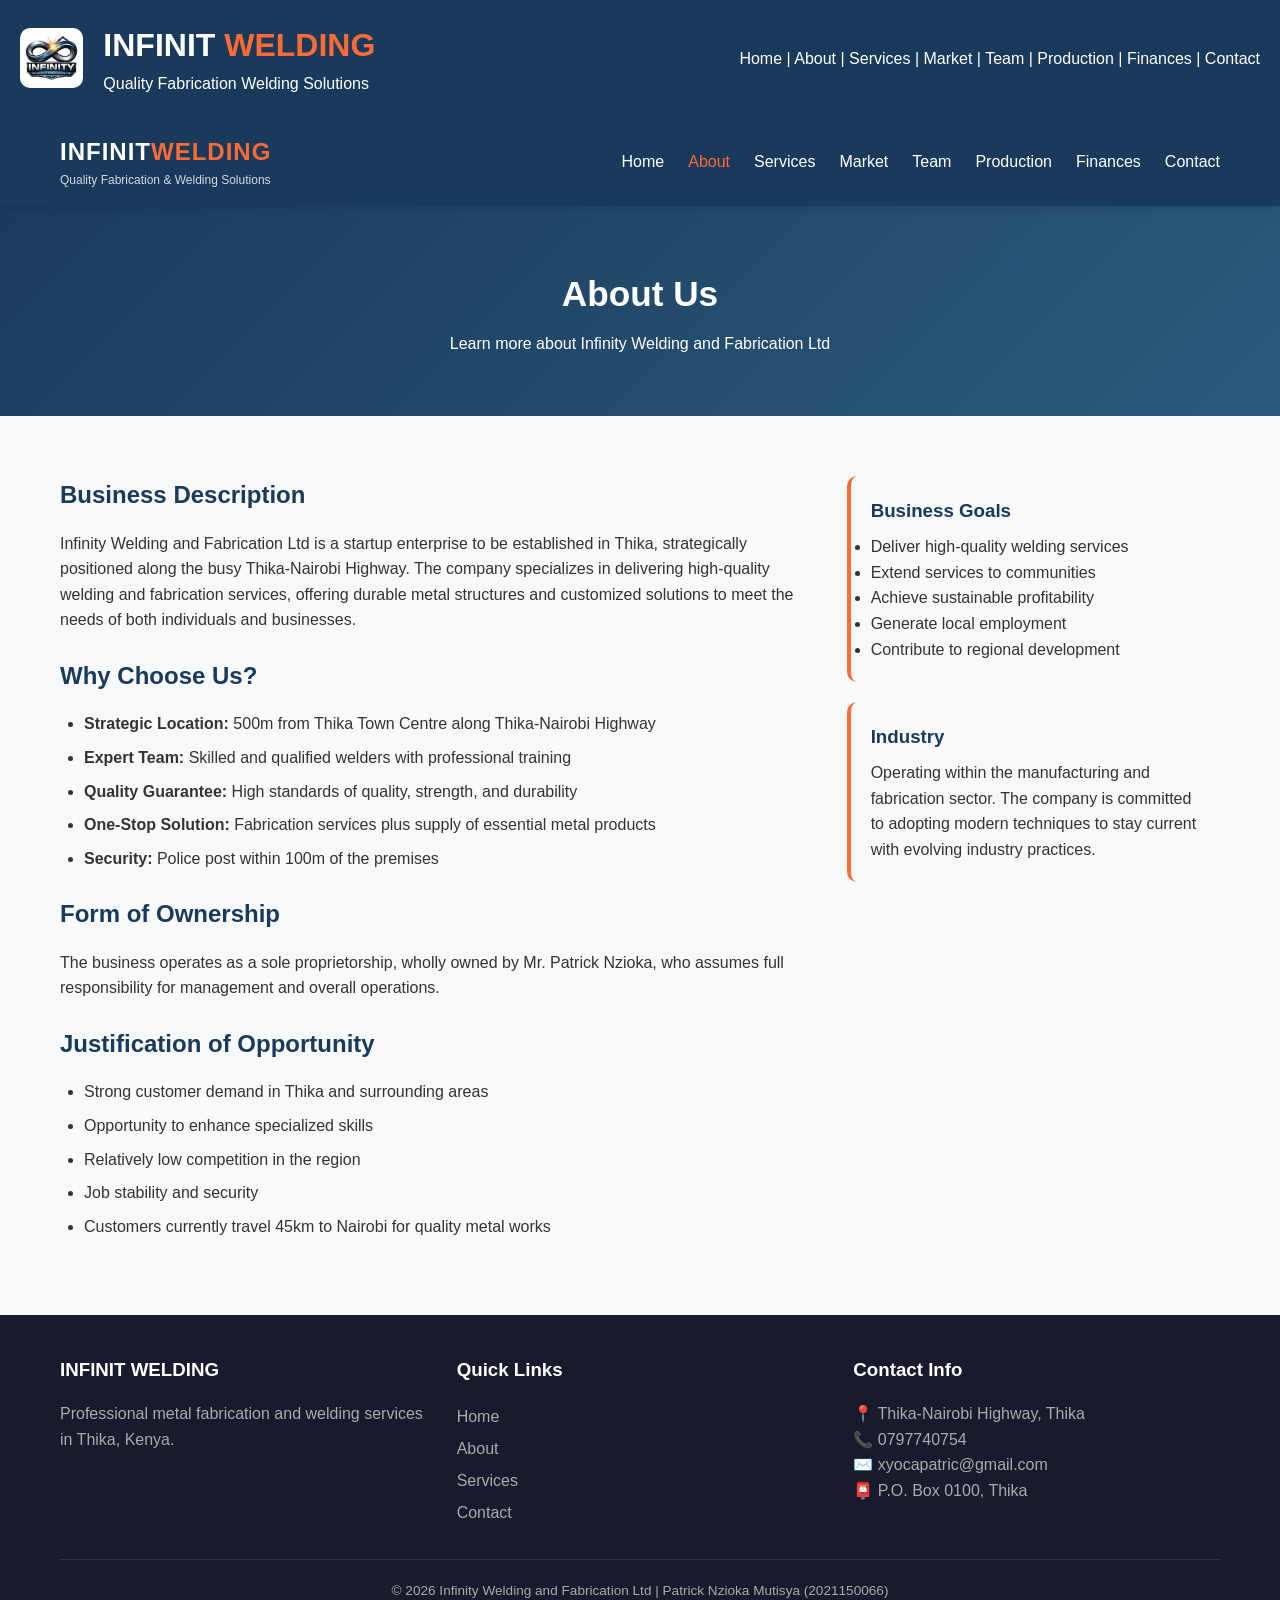
<file: about.html>
<!DOCTYPE html>
<html lang="en">
<head>
    <meta charset="UTF-8">
    <meta name="viewport" content="width=device-width, initial-scale=1.0">
    <title>About Us - Infinit Welding</title>
    <link rel="stylesheet" href="style.css">
</head>
<body>
<div style="background:#1a3a5c; color:white; padding:20px; display:flex; align-items:center; gap:20px; flex-wrap:wrap;">
    <img src="kk.jpg" alt="Logo" style="height:60px; border-radius:10px;">
    <div><h1 style="margin:0;">INFINIT <span style="color:#ff6b35;">WELDING</span></h1><p style="margin:0;">Quality Fabrication <body> Welding Solutions</p></div>
    <div style="margin-left:auto;"><a href="index.html" style="color:white; text-decoration:none;">Home</a> | <a href="about.html" style="color:white; text-decoration:none;">About</a> | <a href="services.html" style="color:white; text-decoration:none;">Services</a> | <a href="market.html" style="color:white; text-decoration:none;">Market</a> | <a href="team.html" style="color:white; text-decoration:none;">Team</a> | <a href="production.html" style="color:white; text-decoration:none;">Production</a> | <a href="financial.html" style="color:white; text-decoration:none;">Finances</a> | <a href="contact.html" style="color:white; text-decoration:none;">Contact</a></div>
</div>
    <header>
        <div class="container">
            <div class="logo">
                <h1>INFINIT<span>WELDING</span></h1>
                <p>Quality Fabrication & Welding Solutions</p>
            </div>
            <div class="mobile-menu-btn" onclick="toggleMenu()">☰</div>
            <nav id="main-nav">
                <ul>
                    <li><a href="index.html">Home</a></li>
                    <li><a href="about.html">About</a></li>
                    <li><a href="services.html">Services</a></li>
                    <li><a href="market.html">Market</a></li>
                    <li><a href="team.html">Team</a></li>
                    <li><a href="production.html">Production</a></li>
                    <li><a href="financial.html">Finances</a></li>
                    <li><a href="contact.html">Contact</a></li>
                </ul>
            </nav>
        </div>
    </header>

    <section class="page-header">
        <div class="container">
            <h1>About Us</h1>
            <p>Learn more about Infinity Welding and Fabrication Ltd</p>
        </div>
    </section>

    <section class="about-content">
        <div class="container">
            <div class="about-grid">
                <div class="about-text">
                    <h2>Business Description</h2>
                    <p>Infinity Welding and Fabrication Ltd is a startup enterprise to be established in Thika, strategically positioned along the busy Thika-Nairobi Highway. The company specializes in delivering high-quality welding and fabrication services, offering durable metal structures and customized solutions to meet the needs of both individuals and businesses.</p>
                    
                    <h2>Why Choose Us?</h2>
                    <ul>
                        <li><strong>Strategic Location:</strong> 500m from Thika Town Centre along Thika-Nairobi Highway</li>
                        <li><strong>Expert Team:</strong> Skilled and qualified welders with professional training</li>
                        <li><strong>Quality Guarantee:</strong> High standards of quality, strength, and durability</li>
                        <li><strong>One-Stop Solution:</strong> Fabrication services plus supply of essential metal products</li>
                        <li><strong>Security:</strong> Police post within 100m of the premises</li>
                    </ul>

                    <h2>Form of Ownership</h2>
                    <p>The business operates as a sole proprietorship, wholly owned by Mr. Patrick Nzioka, who assumes full responsibility for management and overall operations.</p>

                    <h2>Justification of Opportunity</h2>
                    <ul>
                        <li>Strong customer demand in Thika and surrounding areas</li>
                        <li>Opportunity to enhance specialized skills</li>
                        <li>Relatively low competition in the region</li>
                        <li>Job stability and security</li>
                        <li>Customers currently travel 45km to Nairobi for quality metal works</li>
                    </ul>
                </div>
                <div class="about-sidebar">
                    <div class="info-card">
                        <h3>Business Goals</h3>
                        <ul>
                            <li>Deliver high-quality welding services</li>
                            <li>Extend services to communities</li>
                            <li>Achieve sustainable profitability</li>
                            <li>Generate local employment</li>
                            <li>Contribute to regional development</li>
                        </ul>
                    </div>
                    <div class="info-card">
                        <h3>Industry</h3>
                        <p>Operating within the manufacturing and fabrication sector. The company is committed to adopting modern techniques to stay current with evolving industry practices.</p>
                    </div>
                </div>
            </div>
        </div>
    </section>

    <footer>
        <div class="container">
            <div class="footer-grid">
                <div class="footer-about">
                    <h3>INFINIT WELDING</h3>
                    <p>Professional metal fabrication and welding services in Thika, Kenya.</p>
                </div>
                <div class="footer-links">
                    <h3>Quick Links</h3>
                    <ul>
                        <li><a href="index.html">Home</a></li>
                        <li><a href="about.html">About</a></li>
                        <li><a href="services.html">Services</a></li>
                        <li><a href="contact.html">Contact</a></li>
                    </ul>
                </div>
                <div class="footer-contact">
                    <h3>Contact Info</h3>
                    <p>📍 Thika-Nairobi Highway, Thika</p>
                    <p>📞 0797740754</p>
                    <p>✉️ xyocapatric@gmail.com</p>
                    <p>📮 P.O. Box 0100, Thika</p>
                </div>
            </div>
            <div class="footer-bottom">
                <p>&copy; 2026 Infinity Welding and Fabrication Ltd | Patrick Nzioka Mutisya (2021150066)</p>
            </div>
        </div>
    </footer>

    <script src="script.js"></script>
</body>
</html>
</file>
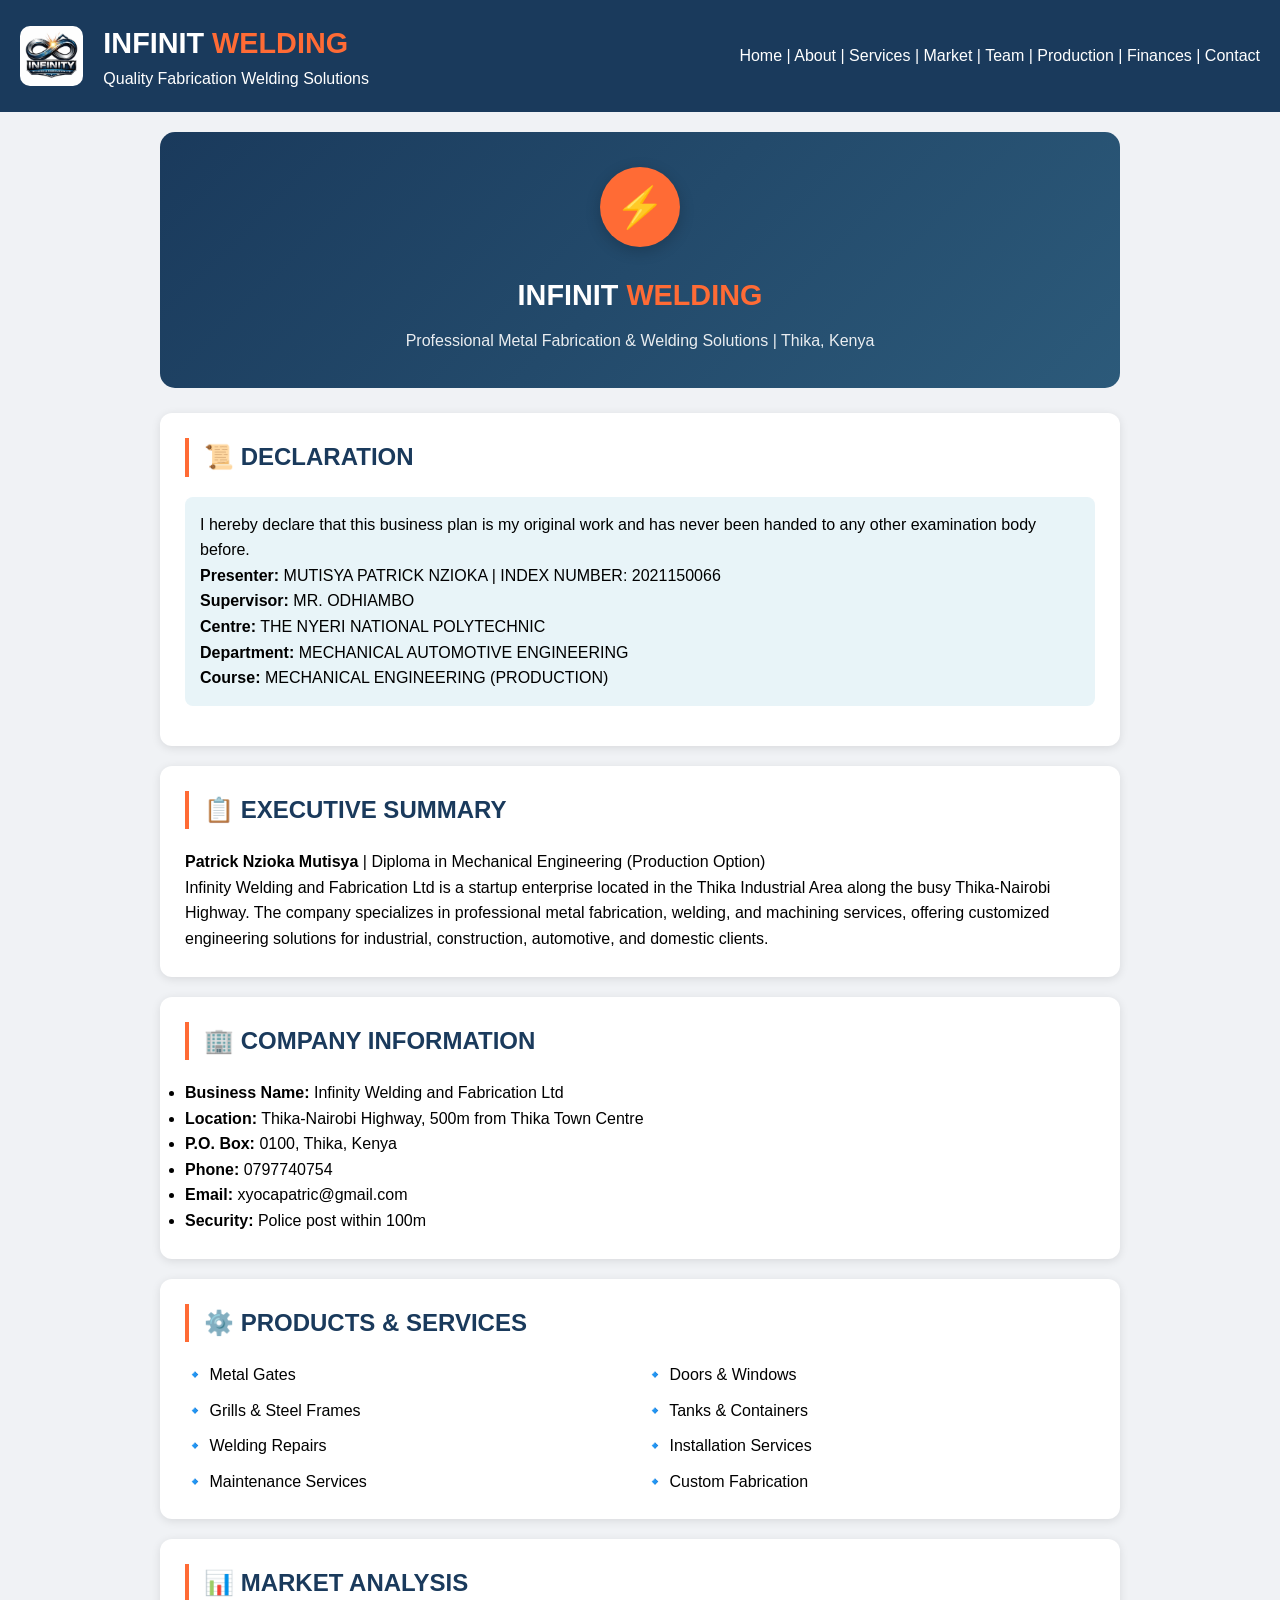
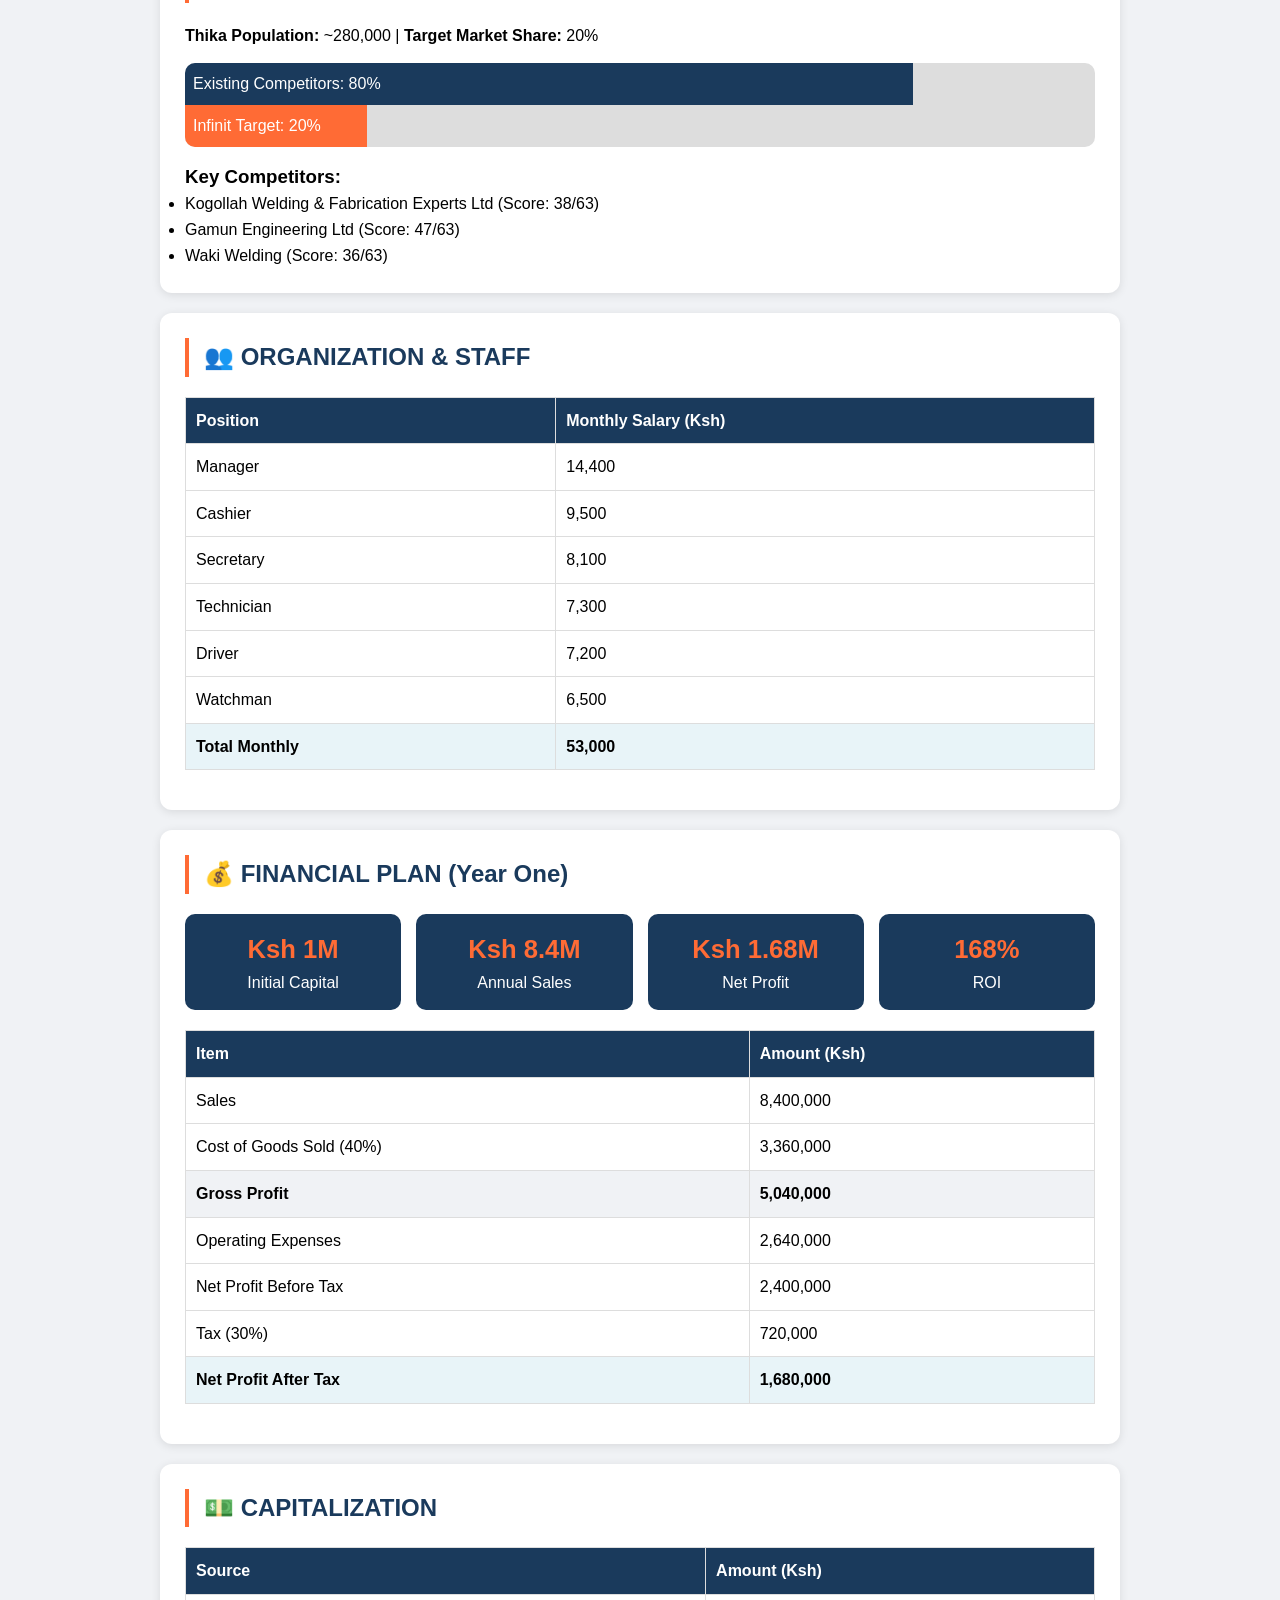
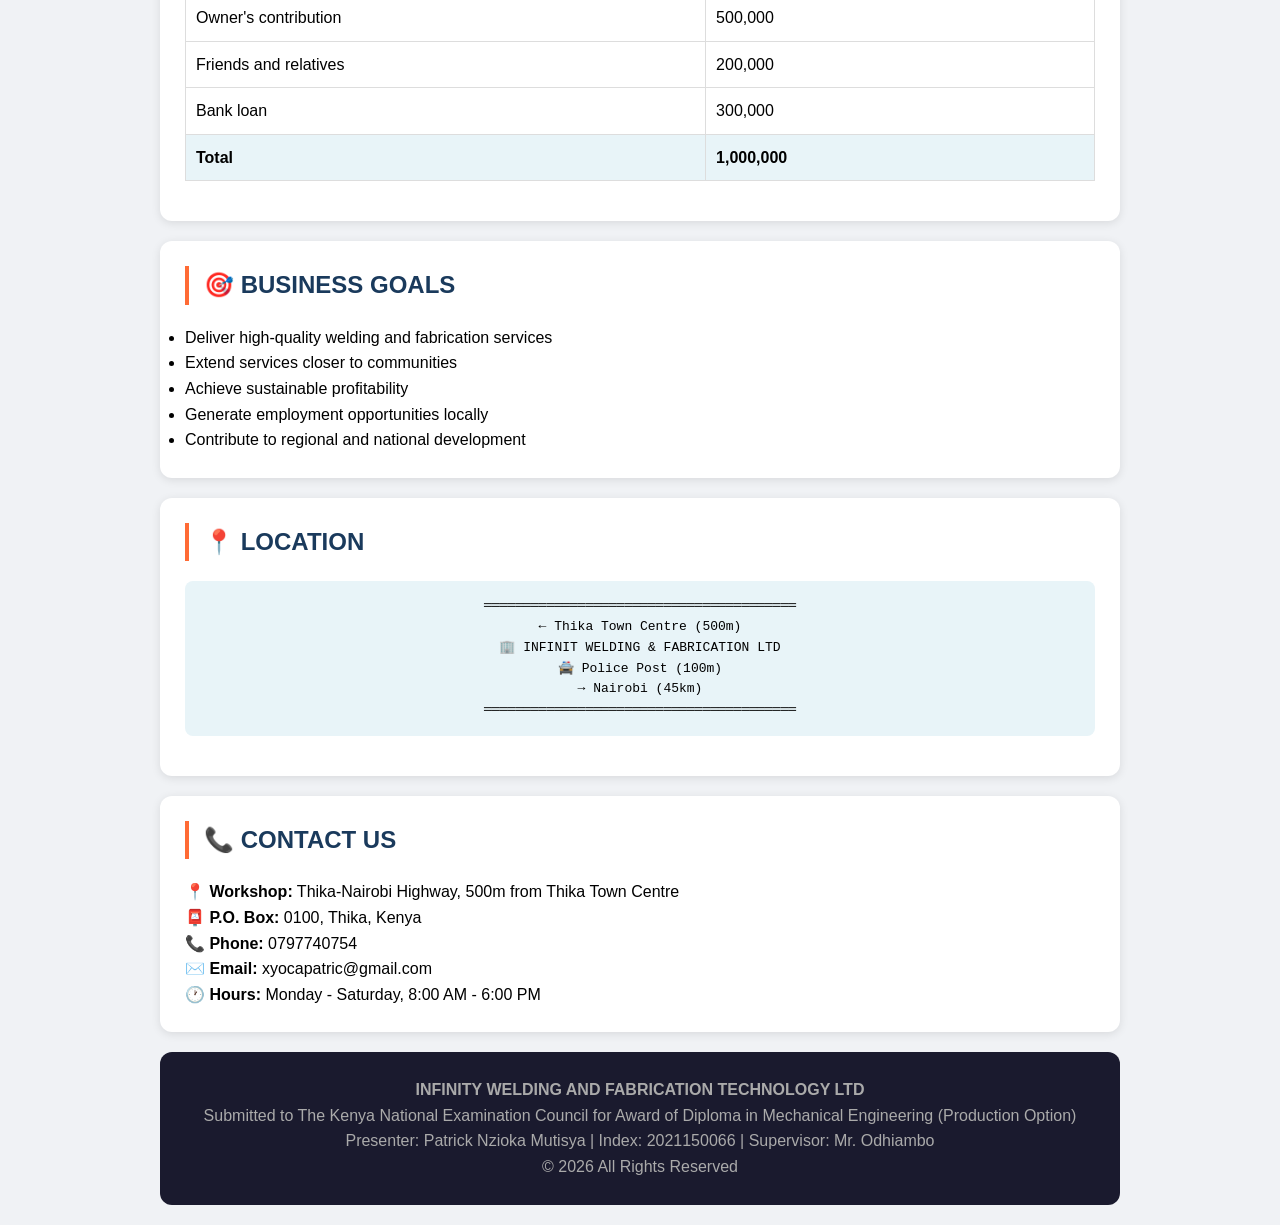
<file: complete_business_plan.html>
<!DOCTYPE html>
<html lang="en">
<head>
    <meta charset="UTF-8">
    <meta name="viewport" content="width=device-width, initial-scale=1.0">
    <title>Infinit Welding - Complete Business Plan</title>
    <style>
        * { margin: 0; padding: 0; box-sizing: border-box; }
        body { font-family: 'Segoe UI', Arial, sans-serif; line-height: 1.6; background: #f0f2f5; }
        .container { max-width: 1000px; margin: 0 auto; padding: 20px; }
        
        /* Header with CSS logo (no image needed) */
        .header {
            background: linear-gradient(135deg, #1a3a5c, #2c5a7a);
            color: white;
            padding: 35px;
            border-radius: 15px;
            text-align: center;
            margin-bottom: 25px;
        }
        .css-logo {
            width: 80px;
            height: 80px;
            background: #ff6b35;
            border-radius: 50%;
            display: inline-flex;
            align-items: center;
            justify-content: center;
            margin-bottom: 15px;
            box-shadow: 0 4px 15px rgba(0,0,0,0.2);
        }
        .css-logo span {
            font-size: 40px;
        }
        h1 { font-size: 1.8rem; margin: 10px 0; }
        h1 span { color: #ff6b35; }
        .tagline { opacity: 0.9; }
        
        /* Cards */
        .card {
            background: white;
            border-radius: 12px;
            padding: 25px;
            margin-bottom: 20px;
            box-shadow: 0 2px 10px rgba(0,0,0,0.1);
        }
        .card h2 {
            color: #1a3a5c;
            border-left: 4px solid #ff6b35;
            padding-left: 15px;
            margin-bottom: 20px;
        }
        
        /* Tables */
        table {
            width: 100%;
            border-collapse: collapse;
            margin: 15px 0;
        }
        th, td {
            border: 1px solid #ddd;
            padding: 10px;
            text-align: left;
        }
        th {
            background: #1a3a5c;
            color: white;
        }
        .highlight {
            background: #e8f4f8;
            padding: 15px;
            border-radius: 8px;
            margin: 15px 0;
        }
        
        /* Stats grid */
        .stats-grid {
            display: grid;
            grid-template-columns: repeat(auto-fit, minmax(160px, 1fr));
            gap: 15px;
            margin: 20px 0;
        }
        .stat {
            background: #1a3a5c;
            color: white;
            padding: 15px;
            text-align: center;
            border-radius: 10px;
        }
        .stat-number {
            font-size: 1.6rem;
            font-weight: bold;
            color: #ff6b35;
        }
        
        /* Footer */
        footer {
            background: #1a1a2e;
            color: #aaa;
            padding: 25px;
            text-align: center;
            border-radius: 12px;
            margin-top: 20px;
        }
        
        @media (max-width: 600px) {
            .container { padding: 10px; }
            h1 { font-size: 1.3rem; }
        }
    </style>
</head>
<body>
<div style="background:#1a3a5c; color:white; padding:20px; display:flex; align-items:center; gap:20px; flex-wrap:wrap;">
    <img src="kk.jpg" alt="Logo" style="height:60px; border-radius:10px;">
    <div><h1 style="margin:0;">INFINIT <span style="color:#ff6b35;">WELDING</span></h1><p style="margin:0;">Quality Fabrication <body> Welding Solutions</p></div>
    <div style="margin-left:auto;"><a href="index.html" style="color:white; text-decoration:none;">Home</a> | <a href="about.html" style="color:white; text-decoration:none;">About</a> | <a href="services.html" style="color:white; text-decoration:none;">Services</a> | <a href="market.html" style="color:white; text-decoration:none;">Market</a> | <a href="team.html" style="color:white; text-decoration:none;">Team</a> | <a href="production.html" style="color:white; text-decoration:none;">Production</a> | <a href="financial.html" style="color:white; text-decoration:none;">Finances</a> | <a href="contact.html" style="color:white; text-decoration:none;">Contact</a></div>
</div>
    <div class="container">
        <!-- Header with CSS Logo -->
        <div class="header">
            <div class="css-logo">
                <span>⚡</span>
            </div>
            <h1>INFINIT <span>WELDING</span></h1>
            <p class="tagline">Professional Metal Fabrication & Welding Solutions | Thika, Kenya</p>
        </div>

        <!-- Declaration -->
        <div class="card">
            <h2>📜 DECLARATION</h2>
            <div class="highlight">
                <p>I hereby declare that this business plan is my original work and has never been handed to any other examination body before.</p>
                <p><strong>Presenter:</strong> MUTISYA PATRICK NZIOKA | INDEX NUMBER: 2021150066</p>
                <p><strong>Supervisor:</strong> MR. ODHIAMBO</p>
                <p><strong>Centre:</strong> THE NYERI NATIONAL POLYTECHNIC</p>
                <p><strong>Department:</strong> MECHANICAL AUTOMOTIVE ENGINEERING</p>
                <p><strong>Course:</strong> MECHANICAL ENGINEERING (PRODUCTION)</p>
            </div>
        </div>

        <!-- Executive Summary -->
        <div class="card">
            <h2>📋 EXECUTIVE SUMMARY</h2>
            <p><strong>Patrick Nzioka Mutisya</strong> | Diploma in Mechanical Engineering (Production Option)</p>
            <p>Infinity Welding and Fabrication Ltd is a startup enterprise located in the Thika Industrial Area along the busy Thika-Nairobi Highway. The company specializes in professional metal fabrication, welding, and machining services, offering customized engineering solutions for industrial, construction, automotive, and domestic clients.</p>
        </div>

        <!-- Company Info -->
        <div class="card">
            <h2>🏢 COMPANY INFORMATION</h2>
            <ul>
                <li><strong>Business Name:</strong> Infinity Welding and Fabrication Ltd</li>
                <li><strong>Location:</strong> Thika-Nairobi Highway, 500m from Thika Town Centre</li>
                <li><strong>P.O. Box:</strong> 0100, Thika, Kenya</li>
                <li><strong>Phone:</strong> 0797740754</li>
                <li><strong>Email:</strong> xyocapatric@gmail.com</li>
                <li><strong>Security:</strong> Police post within 100m</li>
            </ul>
        </div>

        <!-- Products & Services -->
        <div class="card">
            <h2>⚙️ PRODUCTS & SERVICES</h2>
            <div style="display: grid; grid-template-columns: repeat(2,1fr); gap: 10px;">
                <div>🔹 Metal Gates</div>
                <div>🔹 Doors & Windows</div>
                <div>🔹 Grills & Steel Frames</div>
                <div>🔹 Tanks & Containers</div>
                <div>🔹 Welding Repairs</div>
                <div>🔹 Installation Services</div>
                <div>🔹 Maintenance Services</div>
                <div>🔹 Custom Fabrication</div>
            </div>
        </div>

        <!-- Market Analysis -->
        <div class="card">
            <h2>📊 MARKET ANALYSIS</h2>
            <p><strong>Thika Population:</strong> ~280,000 | <strong>Target Market Share:</strong> 20%</p>
            <div style="background:#ddd; border-radius:10px; overflow:hidden; margin:15px 0;">
                <div style="background:#1a3a5c; width:80%; padding:8px; color:white;">Existing Competitors: 80%</div>
                <div style="background:#ff6b35; width:20%; padding:8px; color:white;">Infinit Target: 20%</div>
            </div>
            <h3>Key Competitors:</h3>
            <ul>
                <li>Kogollah Welding & Fabrication Experts Ltd (Score: 38/63)</li>
                <li>Gamun Engineering Ltd (Score: 47/63)</li>
                <li>Waki Welding (Score: 36/63)</li>
            </ul>
        </div>

        <!-- Organization -->
        <div class="card">
            <h2>👥 ORGANIZATION & STAFF</h2>
            <table>
                <tr><th>Position</th><th>Monthly Salary (Ksh)</th></tr>
                <tr><td>Manager</td><td>14,400</td></tr>
                <tr><td>Cashier</td><td>9,500</td></tr>
                <tr><td>Secretary</td><td>8,100</td></tr>
                <tr><td>Technician</td><td>7,300</td></tr>
                <tr><td>Driver</td><td>7,200</td></tr>
                <tr><td>Watchman</td><td>6,500</td></tr>
                <tr style="background:#e8f4f8; font-weight:bold;"><td>Total Monthly</td><td>53,000</td></tr>
            </table>
        </div>

        <!-- Financial Plan -->
        <div class="card">
            <h2>💰 FINANCIAL PLAN (Year One)</h2>
            <div class="stats-grid">
                <div class="stat"><div class="stat-number">Ksh 1M</div>Initial Capital</div>
                <div class="stat"><div class="stat-number">Ksh 8.4M</div>Annual Sales</div>
                <div class="stat"><div class="stat-number">Ksh 1.68M</div>Net Profit</div>
                <div class="stat"><div class="stat-number">168%</div>ROI</div>
            </div>
            <table>
                <tr><th>Item</th><th>Amount (Ksh)</th></tr>
                <tr><td>Sales</td><td>8,400,000</td></tr>
                <tr><td>Cost of Goods Sold (40%)</td><td>3,360,000</td></tr>
                <tr style="background:#f0f2f5;"><td><strong>Gross Profit</strong></td><td><strong>5,040,000</strong></td></tr>
                <tr><td>Operating Expenses</td><td>2,640,000</td></tr>
                <tr><td>Net Profit Before Tax</td><td>2,400,000</td></tr>
                <tr><td>Tax (30%)</td><td>720,000</td></tr>
                <tr style="background:#e8f4f8; font-weight:bold;"><td>Net Profit After Tax</td><td>1,680,000</td></tr>
            </table>
        </div>

        <!-- Capitalization -->
        <div class="card">
            <h2>💵 CAPITALIZATION</h2>
            <table>
                <tr><th>Source</th><th>Amount (Ksh)</th></tr>
                <tr><td>Owner's contribution</td><td>500,000</td></tr>
                <tr><td>Friends and relatives</td><td>200,000</td></tr>
                <tr><td>Bank loan</td><td>300,000</td></tr>
                <tr style="background:#e8f4f8; font-weight:bold;"><td><strong>Total</strong></td><td><strong>1,000,000</strong></td></tr>
            </table>
        </div>

        <!-- Business Goals -->
        <div class="card">
            <h2>🎯 BUSINESS GOALS</h2>
            <ul>
                <li>Deliver high-quality welding and fabrication services</li>
                <li>Extend services closer to communities</li>
                <li>Achieve sustainable profitability</li>
                <li>Generate employment opportunities locally</li>
                <li>Contribute to regional and national development</li>
            </ul>
        </div>

        <!-- Location -->
        <div class="card">
            <h2>📍 LOCATION</h2>
            <div class="highlight" style="text-align:center; font-family:monospace;">
                ════════════════════════════════════════<br>
                ← Thika Town Centre (500m)<br>
                🏢 INFINIT WELDING & FABRICATION LTD<br>
                🚔 Police Post (100m)<br>
                → Nairobi (45km)<br>
                ════════════════════════════════════════
            </div>
        </div>

        <!-- Contact -->
        <div class="card">
            <h2>📞 CONTACT US</h2>
            <p><strong>📍 Workshop:</strong> Thika-Nairobi Highway, 500m from Thika Town Centre</p>
            <p><strong>📮 P.O. Box:</strong> 0100, Thika, Kenya</p>
            <p><strong>📞 Phone:</strong> 0797740754</p>
            <p><strong>✉️ Email:</strong> xyocapatric@gmail.com</p>
            <p><strong>🕐 Hours:</strong> Monday - Saturday, 8:00 AM - 6:00 PM</p>
        </div>

        <!-- Footer -->
        <footer>
            <p><strong>INFINITY WELDING AND FABRICATION TECHNOLOGY LTD</strong></p>
            <p>Submitted to The Kenya National Examination Council for Award of Diploma in Mechanical Engineering (Production Option)</p>
            <p>Presenter: Patrick Nzioka Mutisya | Index: 2021150066 | Supervisor: Mr. Odhiambo</p>
            <p>© 2026 All Rights Reserved</p>
        </footer>
    </div>
</body>
</html>
</file>
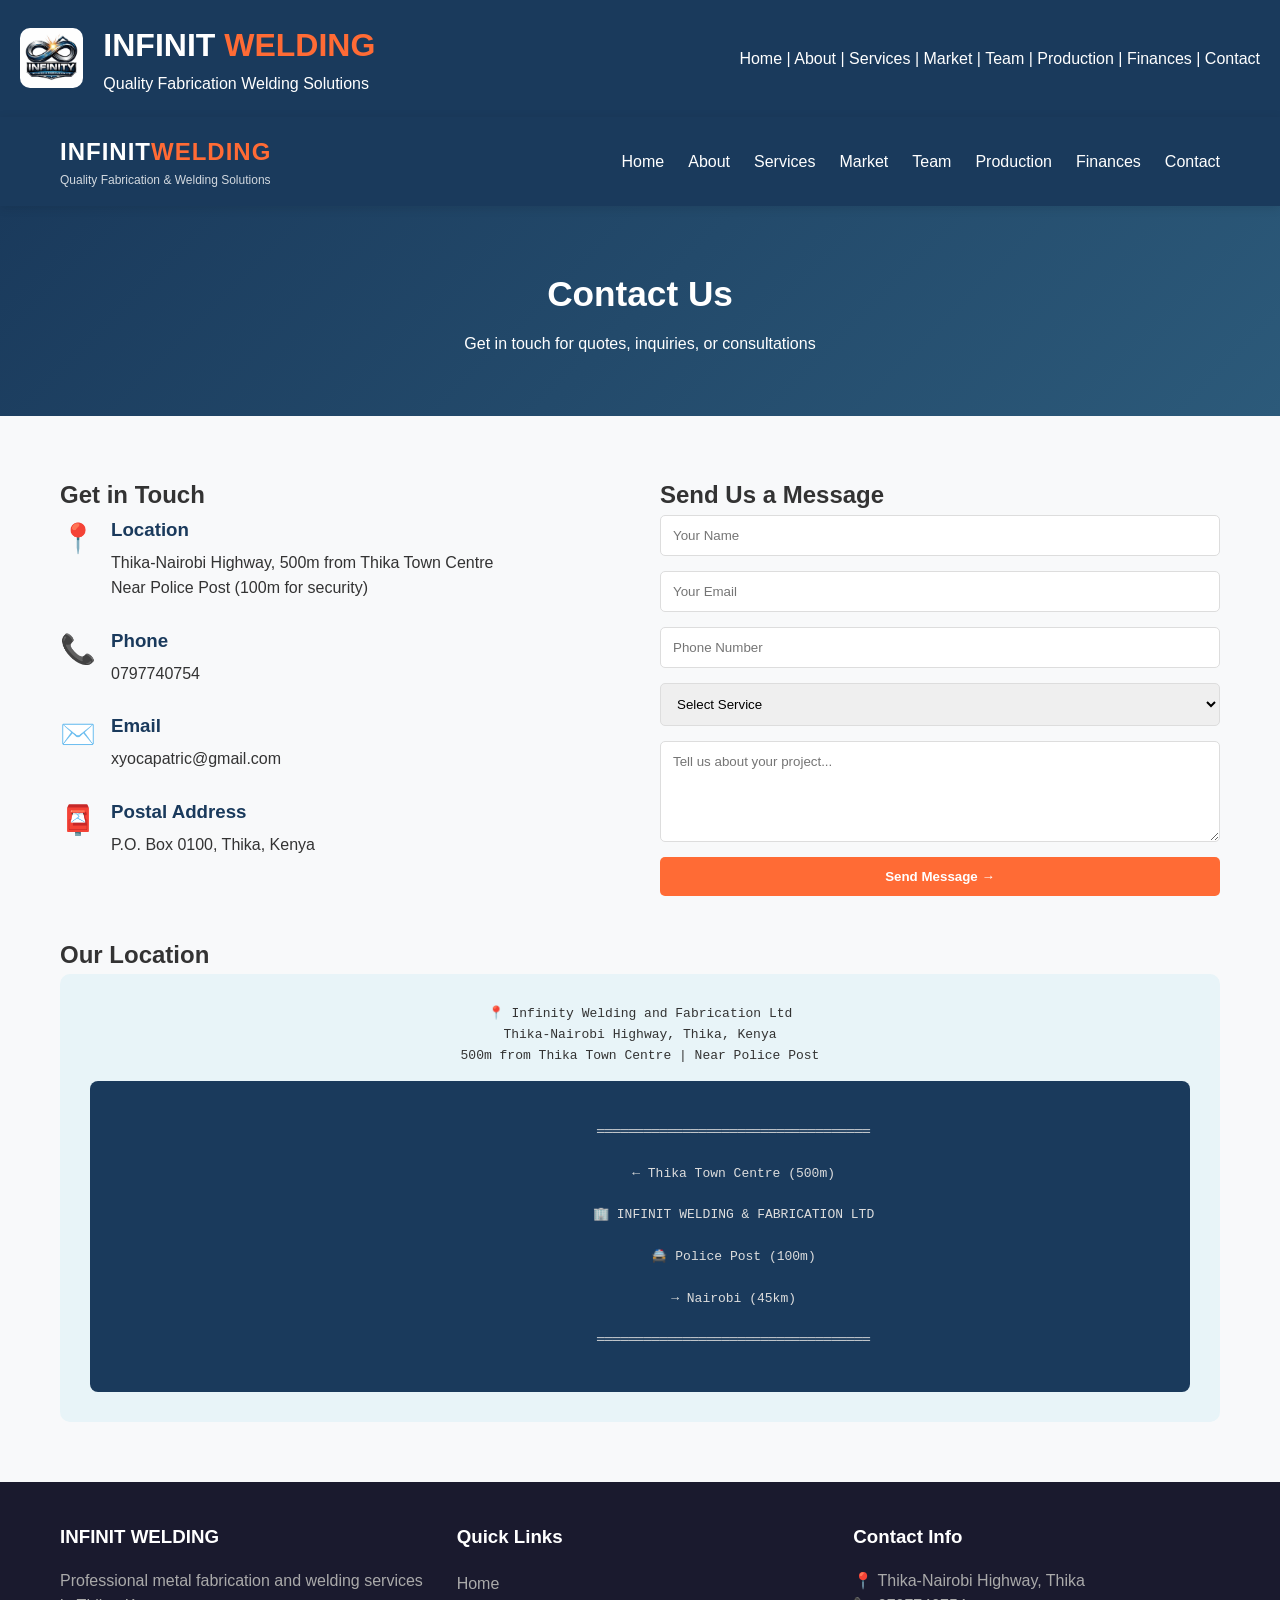
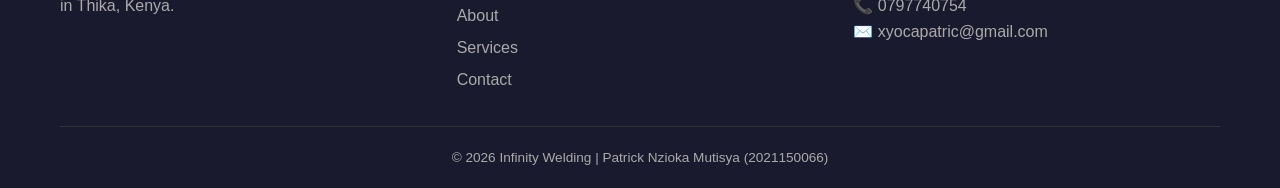
<file: contacts.html>
<!DOCTYPE html>
<html lang="en">
<head>
    <meta charset="UTF-8">
    <meta name="viewport" content="width=device-width, initial-scale=1.0">
    <title>Contact Us - Infinit Welding</title>
    <link rel="stylesheet" href="style.css">
</head>
<body>
<div style="background:#1a3a5c; color:white; padding:20px; display:flex; align-items:center; gap:20px; flex-wrap:wrap;">
    <img src="kk.jpg" alt="Logo" style="height:60px; border-radius:10px;">
    <div><h1 style="margin:0;">INFINIT <span style="color:#ff6b35;">WELDING</span></h1><p style="margin:0;">Quality Fabrication <body> Welding Solutions</p></div>
    <div style="margin-left:auto;"><a href="index.html" style="color:white; text-decoration:none;">Home</a> | <a href="about.html" style="color:white; text-decoration:none;">About</a> | <a href="services.html" style="color:white; text-decoration:none;">Services</a> | <a href="market.html" style="color:white; text-decoration:none;">Market</a> | <a href="team.html" style="color:white; text-decoration:none;">Team</a> | <a href="production.html" style="color:white; text-decoration:none;">Production</a> | <a href="financial.html" style="color:white; text-decoration:none;">Finances</a> | <a href="contact.html" style="color:white; text-decoration:none;">Contact</a></div>
</div>
    <header>
        <div class="container">
            <div class="logo">
                <h1>INFINIT<span>WELDING</span></h1>
                <p>Quality Fabrication & Welding Solutions</p>
            </div>
            <div class="mobile-menu-btn" onclick="toggleMenu()">☰</div>
            <nav id="main-nav">
                <ul>
                    <li><a href="index.html">Home</a></li>
                    <li><a href="about.html">About</a></li>
                    <li><a href="services.html">Services</a></li>
                    <li><a href="market.html">Market</a></li>
                    <li><a href="team.html">Team</a></li>
                    <li><a href="production.html">Production</a></li>
                    <li><a href="financial.html">Finances</a></li>
                    <li><a href="contact.html">Contact</a></li>
                </ul>
            </nav>
        </div>
    </header>

    <section class="page-header">
        <div class="container">
            <h1>Contact Us</h1>
            <p>Get in touch for quotes, inquiries, or consultations</p>
        </div>
    </section>

    <section class="contact-content">
        <div class="container">
            <div class="contact-grid">
                <div class="contact-info">
                    <h2>Get in Touch</h2>
                    <div class="info-item">
                        <span class="icon">📍</span>
                        <div>
                            <h3>Location</h3>
                            <p>Thika-Nairobi Highway, 500m from Thika Town Centre<br>Near Police Post (100m for security)</p>
                        </div>
                    </div>
                    <div class="info-item">
                        <span class="icon">📞</span>
                        <div>
                            <h3>Phone</h3>
                            <p>0797740754</p>
                        </div>
                    </div>
                    <div class="info-item">
                        <span class="icon">✉️</span>
                        <div>
                            <h3>Email</h3>
                            <p>xyocapatric@gmail.com</p>
                        </div>
                    </div>
                    <div class="info-item">
                        <span class="icon">📮</span>
                        <div>
                            <h3>Postal Address</h3>
                            <p>P.O. Box 0100, Thika, Kenya</p>
                        </div>
                    </div>
                </div>

                <div class="contact-form">
                    <h2>Send Us a Message</h2>
                    <form id="inquiry-form">
                        <input type="text" placeholder="Your Name" required>
                        <input type="email" placeholder="Your Email" required>
                        <input type="tel" placeholder="Phone Number">
                        <select>
                            <option>Select Service</option>
                            <option>Gates & Doors</option>
                            <option>Windows & Grills</option>
                            <option>Steel Frames</option>
                            <option>Tanks & Containers</option>
                            <option>Welding Repairs</option>
                            <option>Custom Fabrication</option>
                        </select>
                        <textarea rows="5" placeholder="Tell us about your project..."></textarea>
                        <button type="submit" class="btn">Send Message →</button>
                    </form>
                    <p id="form-message" style="display:none; color:green; margin-top:1rem;"></p>
                </div>
            </div>

            <div class="map-container">
                <h2>Our Location</h2>
                <div class="map-placeholder">
                    <p>📍 Infinity Welding and Fabrication Ltd</p>
                    <p>Thika-Nairobi Highway, Thika, Kenya</p>
                    <p>500m from Thika Town Centre | Near Police Post</p>
                    <div class="simple-map">
                        ═══════════════════════════════════<br>
                        ← Thika Town Centre (500m)<br>
                        🏢 INFINIT WELDING & FABRICATION LTD<br>
                        🚔 Police Post (100m)<br>
                        → Nairobi (45km)<br>
                        ═══════════════════════════════════
                    </div>
                </div>
            </div>
        </div>
    </section>

    <footer>
        <div class="container">
            <div class="footer-grid">
                <div class="footer-about">
                    <h3>INFINIT WELDING</h3>
                    <p>Professional metal fabrication and welding services in Thika, Kenya.</p>
                </div>
                <div class="footer-links">
                    <h3>Quick Links</h3>
                    <ul>
                        <li><a href="index.html">Home</a></li>
                        <li><a href="about.html">About</a></li>
                        <li><a href="services.html">Services</a></li>
                        <li><a href="contact.html">Contact</a></li>
                    </ul>
                </div>
                <div class="footer-contact">
                    <h3>Contact Info</h3>
                    <p>📍 Thika-Nairobi Highway, Thika</p>
                    <p>📞 0797740754</p>
                    <p>✉️ xyocapatric@gmail.com</p>
                </div>
            </div>
            <div class="footer-bottom">
                <p>&copy; 2026 Infinity Welding | Patrick Nzioka Mutisya (2021150066)</p>
            </div>
        </div>
    </footer>

    <script src="script.js"></script>
</body>
</html>
</file>
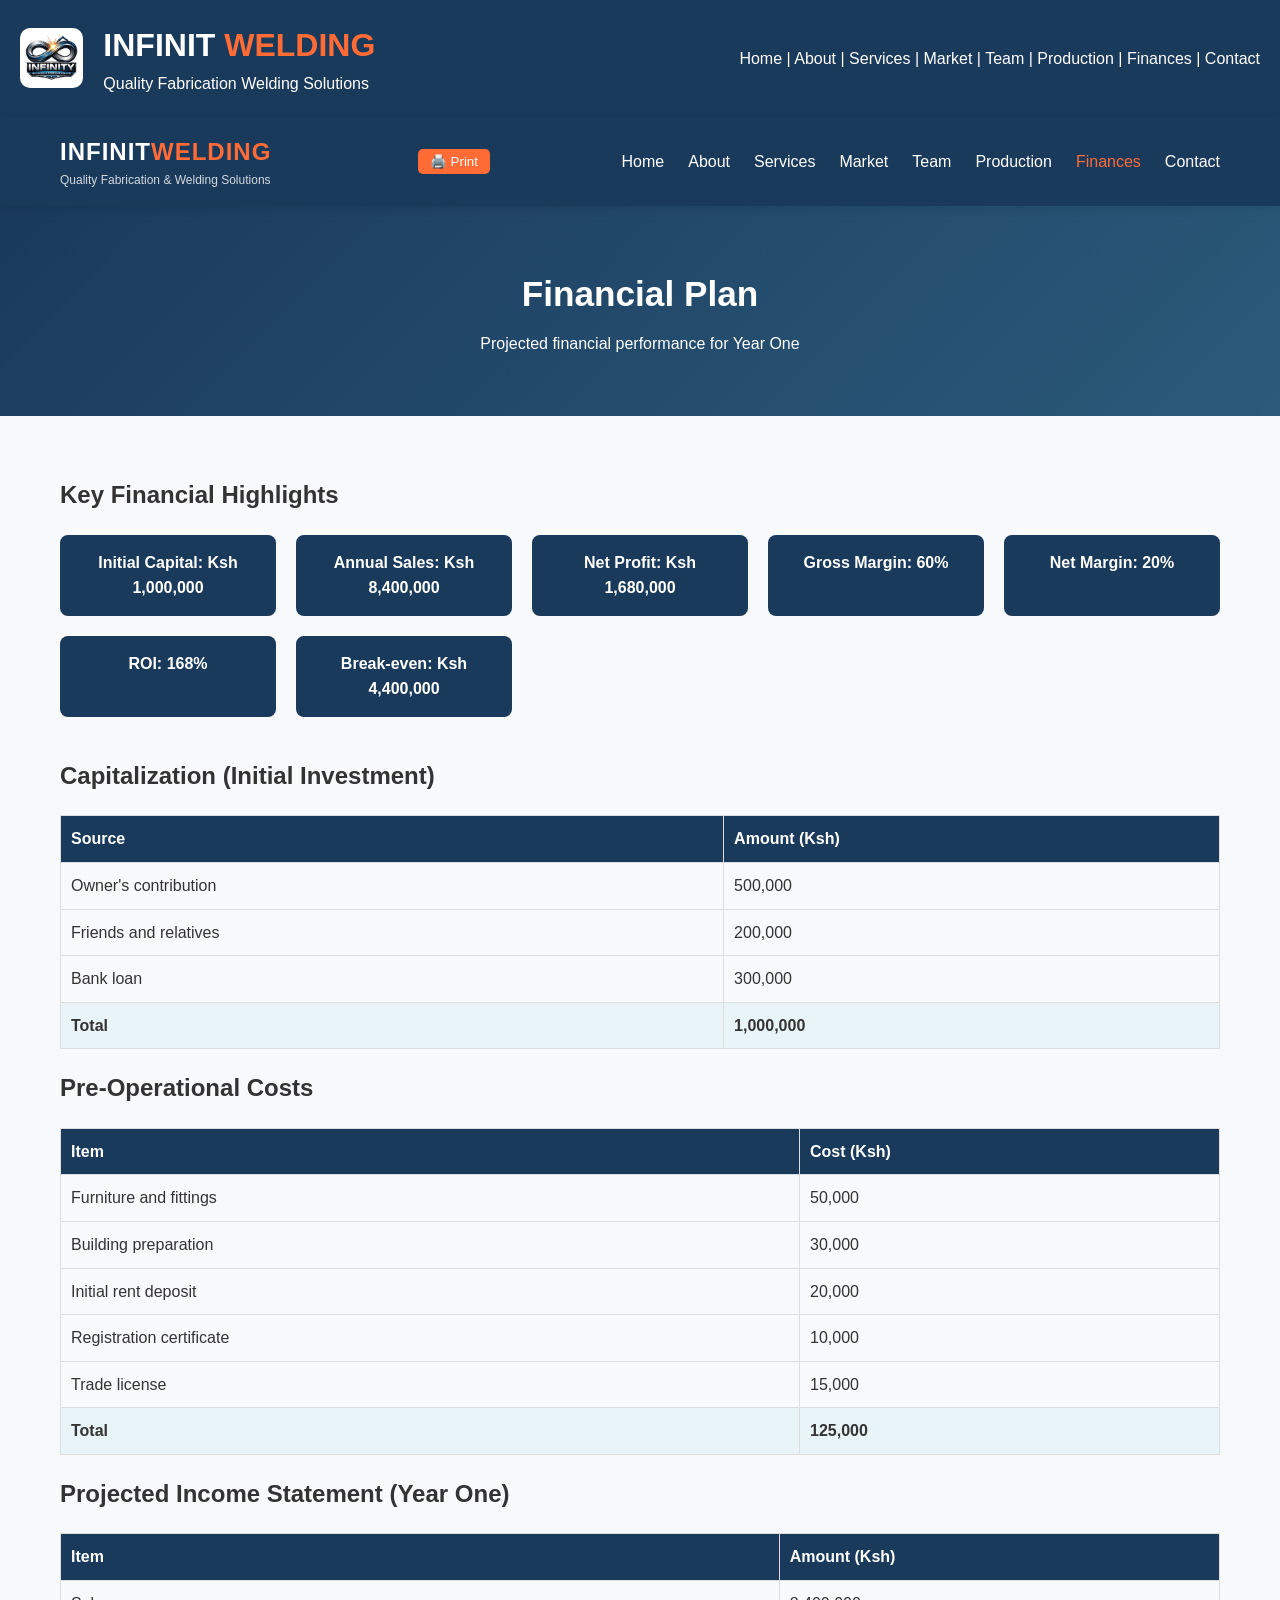
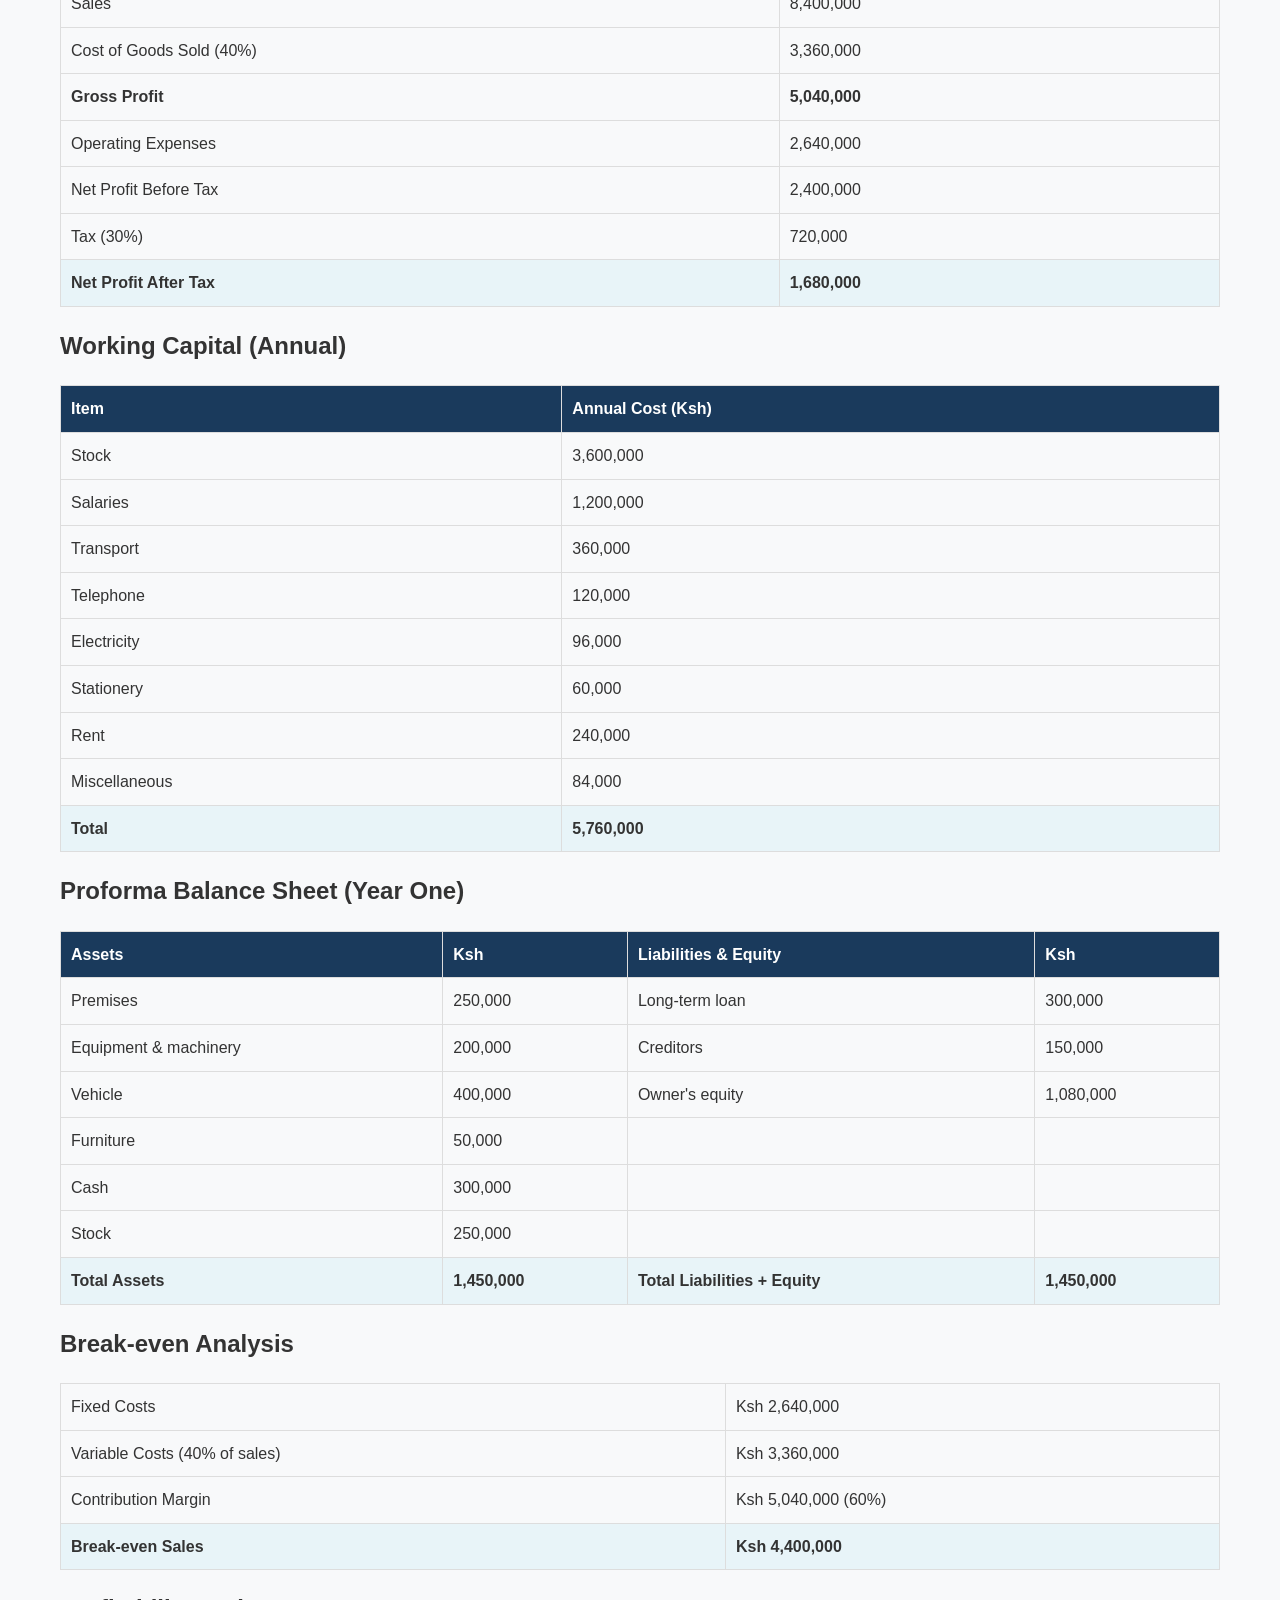
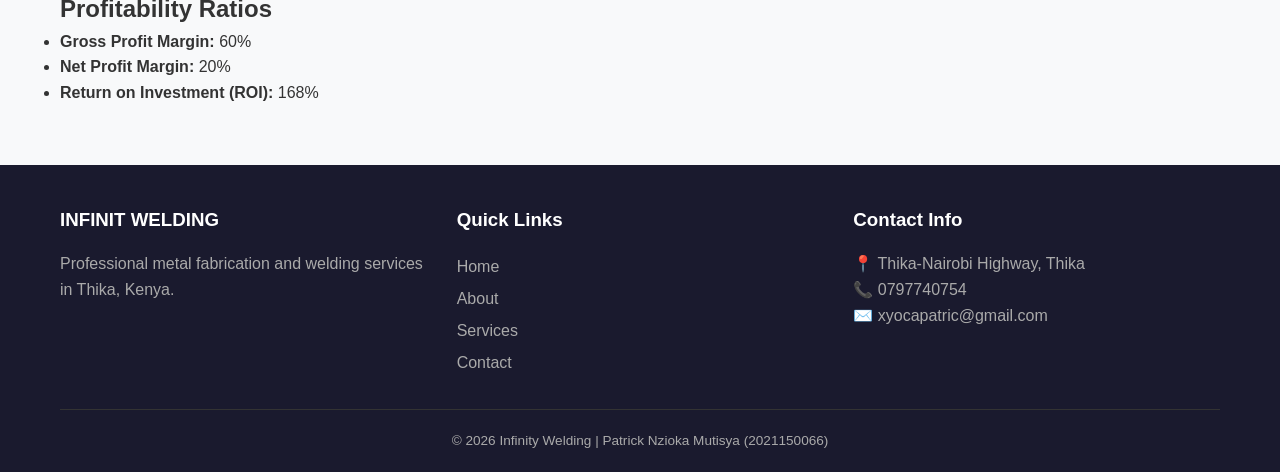
<file: financial.html>
<!DOCTYPE html>
<html lang="en">
<head>
    <meta charset="UTF-8">
    <meta name="viewport" content="width=device-width, initial-scale=1.0">
    <title>Financial Plan - Infinit Welding</title>
    <link rel="stylesheet" href="style.css">
</head>
<body>
<div style="background:#1a3a5c; color:white; padding:20px; display:flex; align-items:center; gap:20px; flex-wrap:wrap;">
    <img src="kk.jpg" alt="Logo" style="height:60px; border-radius:10px;">
    <div><h1 style="margin:0;">INFINIT <span style="color:#ff6b35;">WELDING</span></h1><p style="margin:0;">Quality Fabrication <body> Welding Solutions</p></div>
    <div style="margin-left:auto;"><a href="index.html" style="color:white; text-decoration:none;">Home</a> | <a href="about.html" style="color:white; text-decoration:none;">About</a> | <a href="services.html" style="color:white; text-decoration:none;">Services</a> | <a href="market.html" style="color:white; text-decoration:none;">Market</a> | <a href="team.html" style="color:white; text-decoration:none;">Team</a> | <a href="production.html" style="color:white; text-decoration:none;">Production</a> | <a href="financial.html" style="color:white; text-decoration:none;">Finances</a> | <a href="contact.html" style="color:white; text-decoration:none;">Contact</a></div>
</div>
    <header>
        <div class="container">
            <div class="logo">
                <h1>INFINIT<span>WELDING</span></h1>
                <p>Quality Fabrication & Welding Solutions</p>
            </div>
            <div class="mobile-menu-btn" onclick="toggleMenu()">☰</div>
            <nav id="main-nav">
                <ul>
                    <li><a href="index.html">Home</a></li>
                    <li><a href="about.html">About</a></li>
                    <li><a href="services.html">Services</a></li>
                    <li><a href="market.html">Market</a></li>
                    <li><a href="team.html">Team</a></li>
                    <li><a href="production.html">Production</a></li>
                    <li><a href="financial.html">Finances</a></li>
                    <li><a href="contact.html">Contact</a></li>
                </ul>
            </nav>
        </div>
    </header>

    <section class="page-header">
        <div class="container">
            <h1>Financial Plan</h1>
            <p>Projected financial performance for Year One</p>
        </div>
    </section>

    <section class="financial-content">
        <div class="container">
            <div class="key-metrics">
                <h2>Key Financial Highlights</h2>
                <div class="metrics-grid">
                    <div class="metric">Initial Capital: Ksh 1,000,000</div>
                    <div class="metric">Annual Sales: Ksh 8,400,000</div>
                    <div class="metric">Net Profit: Ksh 1,680,000</div>
                    <div class="metric">Gross Margin: 60%</div>
                    <div class="metric">Net Margin: 20%</div>
                    <div class="metric">ROI: 168%</div>
                    <div class="metric">Break-even: Ksh 4,400,000</div>
                </div>
            </div>

            <div class="capitalization">
                <h2>Capitalization (Initial Investment)</h2>
                <table class="financial-table">
                    <tr><th>Source</th><th>Amount (Ksh)</th></tr>
                    <tr><td>Owner's contribution</td><td>500,000</td></tr>
                    <tr><td>Friends and relatives</td><td>200,000</td></tr>
                    <tr><td>Bank loan</td><td>300,000</td></tr>
                    <tr class="total"><td><strong>Total</strong></td><td><strong>1,000,000</strong></td></tr>
                </table>
            </div>

            <div class="pre-operational">
                <h2>Pre-Operational Costs</h2>
                <table class="financial-table">
                    <tr><th>Item</th><th>Cost (Ksh)</th></tr>
                    <tr><td>Furniture and fittings</td><td>50,000</td></tr>
                    <tr><td>Building preparation</td><td>30,000</td></tr>
                    <tr><td>Initial rent deposit</td><td>20,000</td></tr>
                    <tr><td>Registration certificate</td><td>10,000</td></tr>
                    <tr><td>Trade license</td><td>15,000</td></tr>
                    <tr class="total"><td><strong>Total</strong></td><td><strong>125,000</strong></td></tr>
                </table>
            </div>

            <div class="income-statement">
                <h2>Projected Income Statement (Year One)</h2>
                <table class="financial-table">
                    <tr><th>Item</th><th>Amount (Ksh)</th></tr>
                    <tr><td>Sales</td><td>8,400,000</td></tr>
                    <tr><td>Cost of Goods Sold (40%)</td><td>3,360,000</td></tr>
                    <tr><td><strong>Gross Profit</strong></td><td><strong>5,040,000</strong></td></tr>
                    <tr><td>Operating Expenses</td><td>2,640,000</td></tr>
                    <tr><td>Net Profit Before Tax</td><td>2,400,000</td></tr>
                    <tr><td>Tax (30%)</td><td>720,000</td></tr>
                    <tr class="total"><td><strong>Net Profit After Tax</strong></td><td><strong>1,680,000</strong></td></tr>
                </table>
            </div>

            <div class="working-capital">
                <h2>Working Capital (Annual)</h2>
                <table class="financial-table">
                    <tr><th>Item</th><th>Annual Cost (Ksh)</th></tr>
                    <tr><td>Stock</td><td>3,600,000</td></tr>
                    <tr><td>Salaries</td><td>1,200,000</td></tr>
                    <tr><td>Transport</td><td>360,000</td></tr>
                    <tr><td>Telephone</td><td>120,000</td></tr>
                    <tr><td>Electricity</td><td>96,000</td></tr>
                    <tr><td>Stationery</td><td>60,000</td></tr>
                    <tr><td>Rent</td><td>240,000</td></tr>
                    <tr><td>Miscellaneous</td><td>84,000</td></tr>
                    <tr class="total"><td><strong>Total</strong></td><td><strong>5,760,000</strong></td></tr>
                </table>
            </div>

            <div class="balance-sheet">
                <h2>Proforma Balance Sheet (Year One)</h2>
                <table class="financial-table">
                    <tr><th>Assets</th><th>Ksh</th><th>Liabilities & Equity</th><th>Ksh</th></tr>
                    <tr><td>Premises</td><td>250,000</td><td>Long-term loan</td><td>300,000</td></tr>
                    <tr><td>Equipment & machinery</td><td>200,000</td><td>Creditors</td><td>150,000</td></tr>
                    <tr><td>Vehicle</td><td>400,000</td><td>Owner's equity</td><td>1,080,000</td></tr>
                    <tr><td>Furniture</td><td>50,000</td><td></td><td></td></tr>
                    <tr><td>Cash</td><td>300,000</td><td></td><td></td></tr>
                    <tr><td>Stock</td><td>250,000</td><td></td><td></td></tr>
                    <tr class="total"><td><strong>Total Assets</strong></td><td><strong>1,450,000</strong></td><td><strong>Total Liabilities + Equity</strong></td><td><strong>1,450,000</strong></td></tr>
                </table>
            </div>

            <div class="break-even">
                <h2>Break-even Analysis</h2>
                <table class="financial-table">
                    <tr><td>Fixed Costs</td><td>Ksh 2,640,000</td></tr>
                    <tr><td>Variable Costs (40% of sales)</td><td>Ksh 3,360,000</td></tr>
                    <tr><td>Contribution Margin</td><td>Ksh 5,040,000 (60%)</td></tr>
                    <tr class="total"><td><strong>Break-even Sales</strong></td><td><strong>Ksh 4,400,000</strong></td></tr>
                </table>
            </div>

            <div class="ratios">
                <h2>Profitability Ratios</h2>
                <ul>
                    <li><strong>Gross Profit Margin:</strong> 60%</li>
                    <li><strong>Net Profit Margin:</strong> 20%</li>
                    <li><strong>Return on Investment (ROI):</strong> 168%</li>
                </ul>
            </div>
        </div>
    </section>

    <footer>
        <div class="container">
            <div class="footer-grid">
                <div class="footer-about">
                    <h3>INFINIT WELDING</h3>
                    <p>Professional metal fabrication and welding services in Thika, Kenya.</p>
                </div>
                <div class="footer-links">
                    <h3>Quick Links</h3>
                    <ul>
                        <li><a href="index.html">Home</a></li>
                        <li><a href="about.html">About</a></li>
                        <li><a href="services.html">Services</a></li>
                        <li><a href="contact.html">Contact</a></li>
                    </ul>
                </div>
                <div class="footer-contact">
                    <h3>Contact Info</h3>
                    <p>📍 Thika-Nairobi Highway, Thika</p>
                    <p>📞 0797740754</p>
                    <p>✉️ xyocapatric@gmail.com</p>
                </div>
            </div>
            <div class="footer-bottom">
                <p>&copy; 2026 Infinity Welding | Patrick Nzioka Mutisya (2021150066)</p>
            </div>
        </div>
    </footer>

    <script src="script.js"></script>
</body>
</html>
</file>
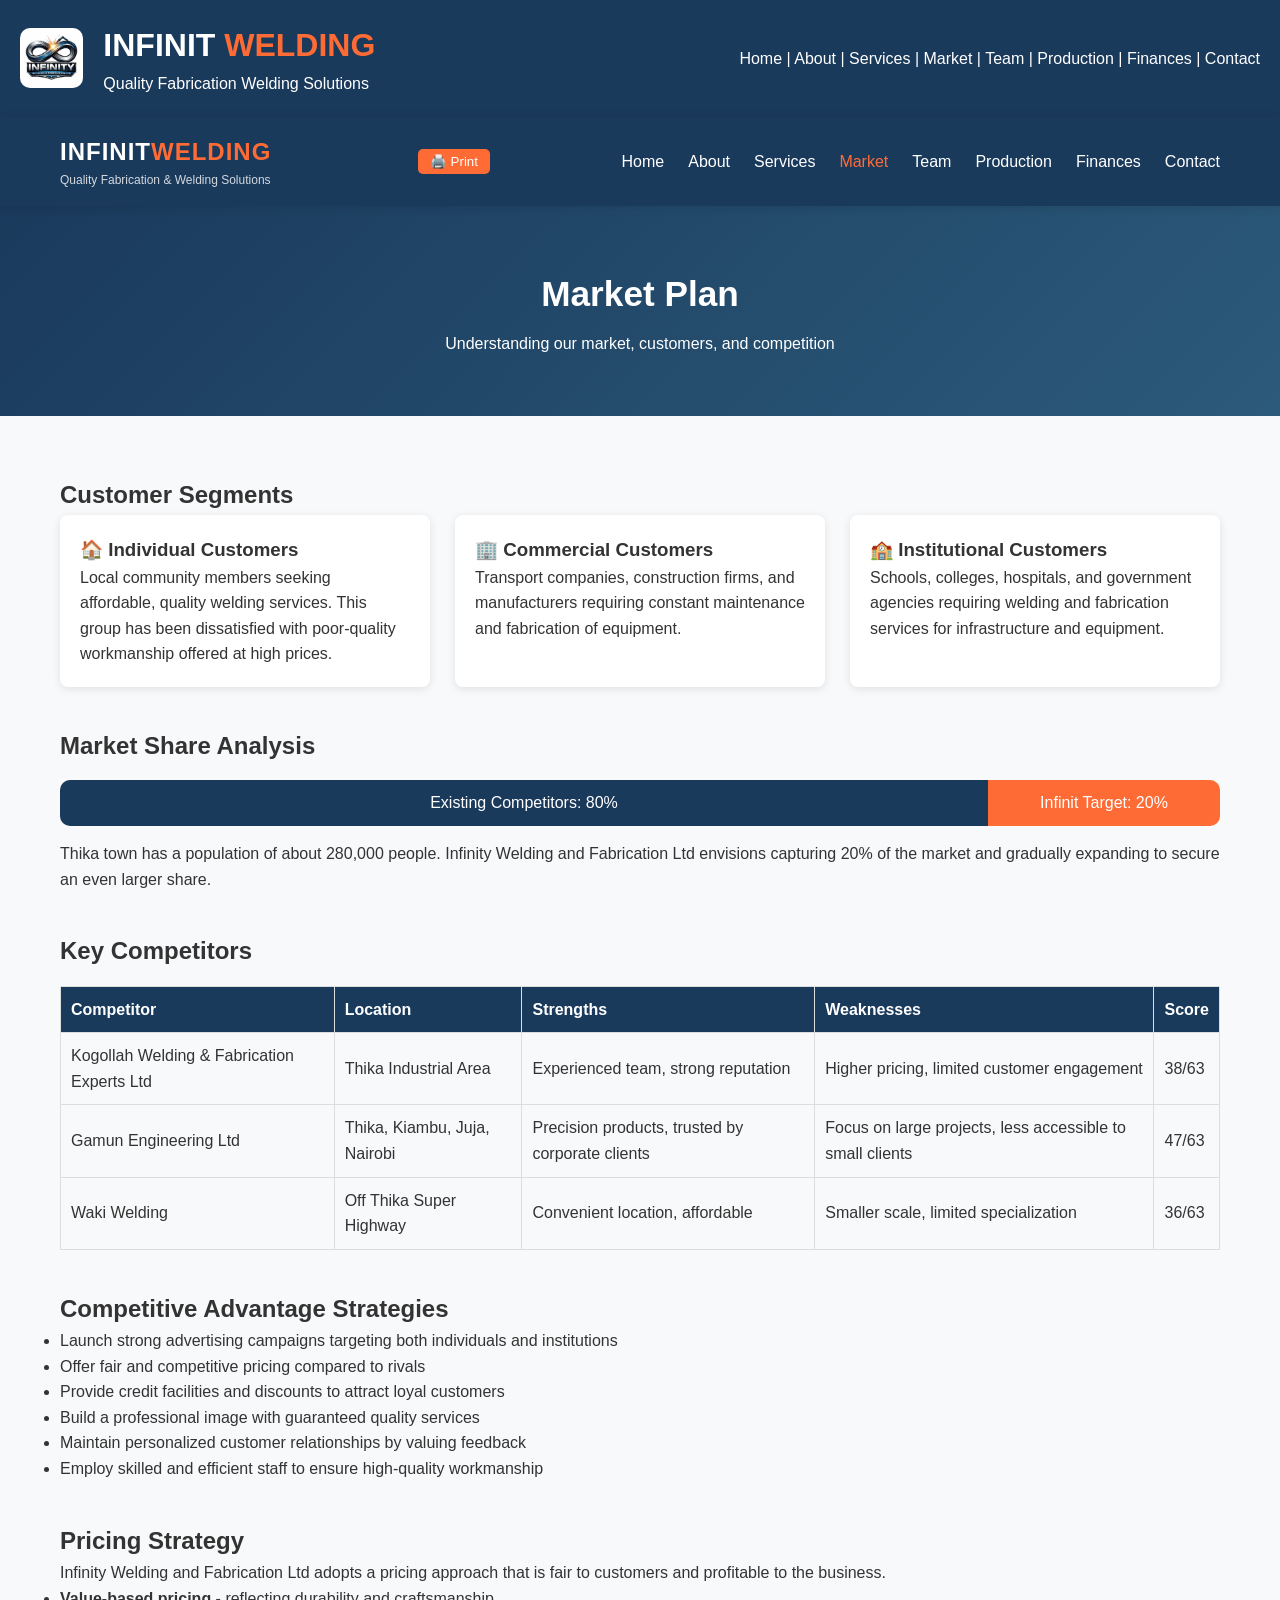
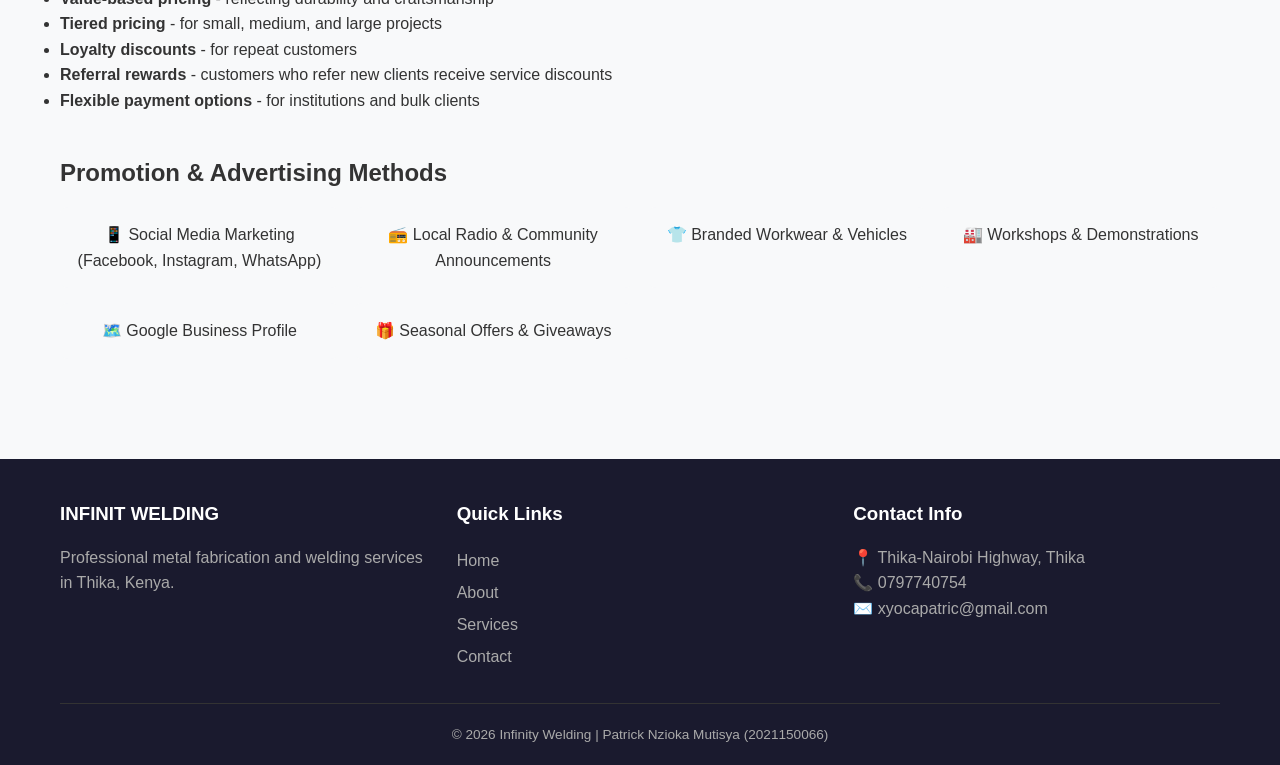
<file: market.html>
<!DOCTYPE html>
<html lang="en">
<head>
    <meta charset="UTF-8">
    <meta name="viewport" content="width=device-width, initial-scale=1.0">
    <title>Market Plan - Infinit Welding</title>
    <link rel="stylesheet" href="style.css">
</head>
<body>
<div style="background:#1a3a5c; color:white; padding:20px; display:flex; align-items:center; gap:20px; flex-wrap:wrap;">
    <img src="kk.jpg" alt="Logo" style="height:60px; border-radius:10px;">
    <div><h1 style="margin:0;">INFINIT <span style="color:#ff6b35;">WELDING</span></h1><p style="margin:0;">Quality Fabrication <body> Welding Solutions</p></div>
    <div style="margin-left:auto;"><a href="index.html" style="color:white; text-decoration:none;">Home</a> | <a href="about.html" style="color:white; text-decoration:none;">About</a> | <a href="services.html" style="color:white; text-decoration:none;">Services</a> | <a href="market.html" style="color:white; text-decoration:none;">Market</a> | <a href="team.html" style="color:white; text-decoration:none;">Team</a> | <a href="production.html" style="color:white; text-decoration:none;">Production</a> | <a href="financial.html" style="color:white; text-decoration:none;">Finances</a> | <a href="contact.html" style="color:white; text-decoration:none;">Contact</a></div>
</div>
    <header>
        <div class="container">
            <div class="logo">
                <h1>INFINIT<span>WELDING</span></h1>
                <p>Quality Fabrication & Welding Solutions</p>
            </div>
            <div class="mobile-menu-btn" onclick="toggleMenu()">☰</div>
            <nav id="main-nav">
                <ul>
                    <li><a href="index.html">Home</a></li>
                    <li><a href="about.html">About</a></li>
                    <li><a href="services.html">Services</a></li>
                    <li><a href="market.html">Market</a></li>
                    <li><a href="team.html">Team</a></li>
                    <li><a href="production.html">Production</a></li>
                    <li><a href="financial.html">Finances</a></li>
                    <li><a href="contact.html">Contact</a></li>
                </ul>
            </nav>
        </div>
    </header>

    <section class="page-header">
        <div class="container">
            <h1>Market Plan</h1>
            <p>Understanding our market, customers, and competition</p>
        </div>
    </section>

    <section class="market-content">
        <div class="container">
            <div class="customer-segments">
                <h2>Customer Segments</h2>
                <div class="segments-grid">
                    <div class="segment">
                        <h3>🏠 Individual Customers</h3>
                        <p>Local community members seeking affordable, quality welding services. This group has been dissatisfied with poor-quality workmanship offered at high prices.</p>
                    </div>
                    <div class="segment">
                        <h3>🏢 Commercial Customers</h3>
                        <p>Transport companies, construction firms, and manufacturers requiring constant maintenance and fabrication of equipment.</p>
                    </div>
                    <div class="segment">
                        <h3>🏫 Institutional Customers</h3>
                        <p>Schools, colleges, hospitals, and government agencies requiring welding and fabrication services for infrastructure and equipment.</p>
                    </div>
                </div>
            </div>

            <div class="market-share">
                <h2>Market Share Analysis</h2>
                <div class="share-chart">
                    <div class="share-bar">
                        <div class="share-existing" style="width: 80%;">Existing Competitors: 80%</div>
                        <div class="share-target" style="width: 20%;">Infinit Target: 20%</div>
                    </div>
                </div>
                <p>Thika town has a population of about 280,000 people. Infinity Welding and Fabrication Ltd envisions capturing 20% of the market and gradually expanding to secure an even larger share.</p>
            </div>

            <div class="competitors">
                <h2>Key Competitors</h2>
                <table class="competitor-table">
                    <thead>
                        <tr><th>Competitor</th><th>Location</th><th>Strengths</th><th>Weaknesses</th><th>Score</th></tr>
                    </thead>
                    <tbody>
                        <tr><td>Kogollah Welding & Fabrication Experts Ltd</td><td>Thika Industrial Area</td><td>Experienced team, strong reputation</td><td>Higher pricing, limited customer engagement</td><td>38/63</td></tr>
                        <tr><td>Gamun Engineering Ltd</td><td>Thika, Kiambu, Juja, Nairobi</td><td>Precision products, trusted by corporate clients</td><td>Focus on large projects, less accessible to small clients</td><td>47/63</td></tr>
                        <tr><td>Waki Welding</td><td>Off Thika Super Highway</td><td>Convenient location, affordable</td><td>Smaller scale, limited specialization</td><td>36/63</td></tr>
                    </tbody>
                </table>
            </div>

            <div class="strategy">
                <h2>Competitive Advantage Strategies</h2>
                <ul>
                    <li>Launch strong advertising campaigns targeting both individuals and institutions</li>
                    <li>Offer fair and competitive pricing compared to rivals</li>
                    <li>Provide credit facilities and discounts to attract loyal customers</li>
                    <li>Build a professional image with guaranteed quality services</li>
                    <li>Maintain personalized customer relationships by valuing feedback</li>
                    <li>Employ skilled and efficient staff to ensure high-quality workmanship</li>
                </ul>
            </div>

            <div class="pricing">
                <h2>Pricing Strategy</h2>
                <p>Infinity Welding and Fabrication Ltd adopts a pricing approach that is fair to customers and profitable to the business.</p>
                <ul>
                    <li><strong>Value-based pricing</strong> - reflecting durability and craftsmanship</li>
                    <li><strong>Tiered pricing</strong> - for small, medium, and large projects</li>
                    <li><strong>Loyalty discounts</strong> - for repeat customers</li>
                    <li><strong>Referral rewards</strong> - customers who refer new clients receive service discounts</li>
                    <li><strong>Flexible payment options</strong> - for institutions and bulk clients</li>
                </ul>
            </div>

            <div class="promotion">
                <h2>Promotion & Advertising Methods</h2>
                <div class="promo-grid">
                    <div class="promo-item">📱 Social Media Marketing (Facebook, Instagram, WhatsApp)</div>
                    <div class="promo-item">📻 Local Radio & Community Announcements</div>
                    <div class="promo-item">👕 Branded Workwear & Vehicles</div>
                    <div class="promo-item">🏭 Workshops & Demonstrations</div>
                    <div class="promo-item">🗺️ Google Business Profile</div>
                    <div class="promo-item">🎁 Seasonal Offers & Giveaways</div>
                </div>
            </div>
        </div>
    </section>

    <footer>
        <div class="container">
            <div class="footer-grid">
                <div class="footer-about">
                    <h3>INFINIT WELDING</h3>
                    <p>Professional metal fabrication and welding services in Thika, Kenya.</p>
                </div>
                <div class="footer-links">
                    <h3>Quick Links</h3>
                    <ul>
                        <li><a href="index.html">Home</a></li>
                        <li><a href="about.html">About</a></li>
                        <li><a href="services.html">Services</a></li>
                        <li><a href="contact.html">Contact</a></li>
                    </ul>
                </div>
                <div class="footer-contact">
                    <h3>Contact Info</h3>
                    <p>📍 Thika-Nairobi Highway, Thika</p>
                    <p>📞 0797740754</p>
                    <p>✉️ xyocapatric@gmail.com</p>
                </div>
            </div>
            <div class="footer-bottom">
                <p>&copy; 2026 Infinity Welding | Patrick Nzioka Mutisya (2021150066)</p>
            </div>
        </div>
    </footer>

    <script src="script.js"></script>
</body>
</html>
</file>
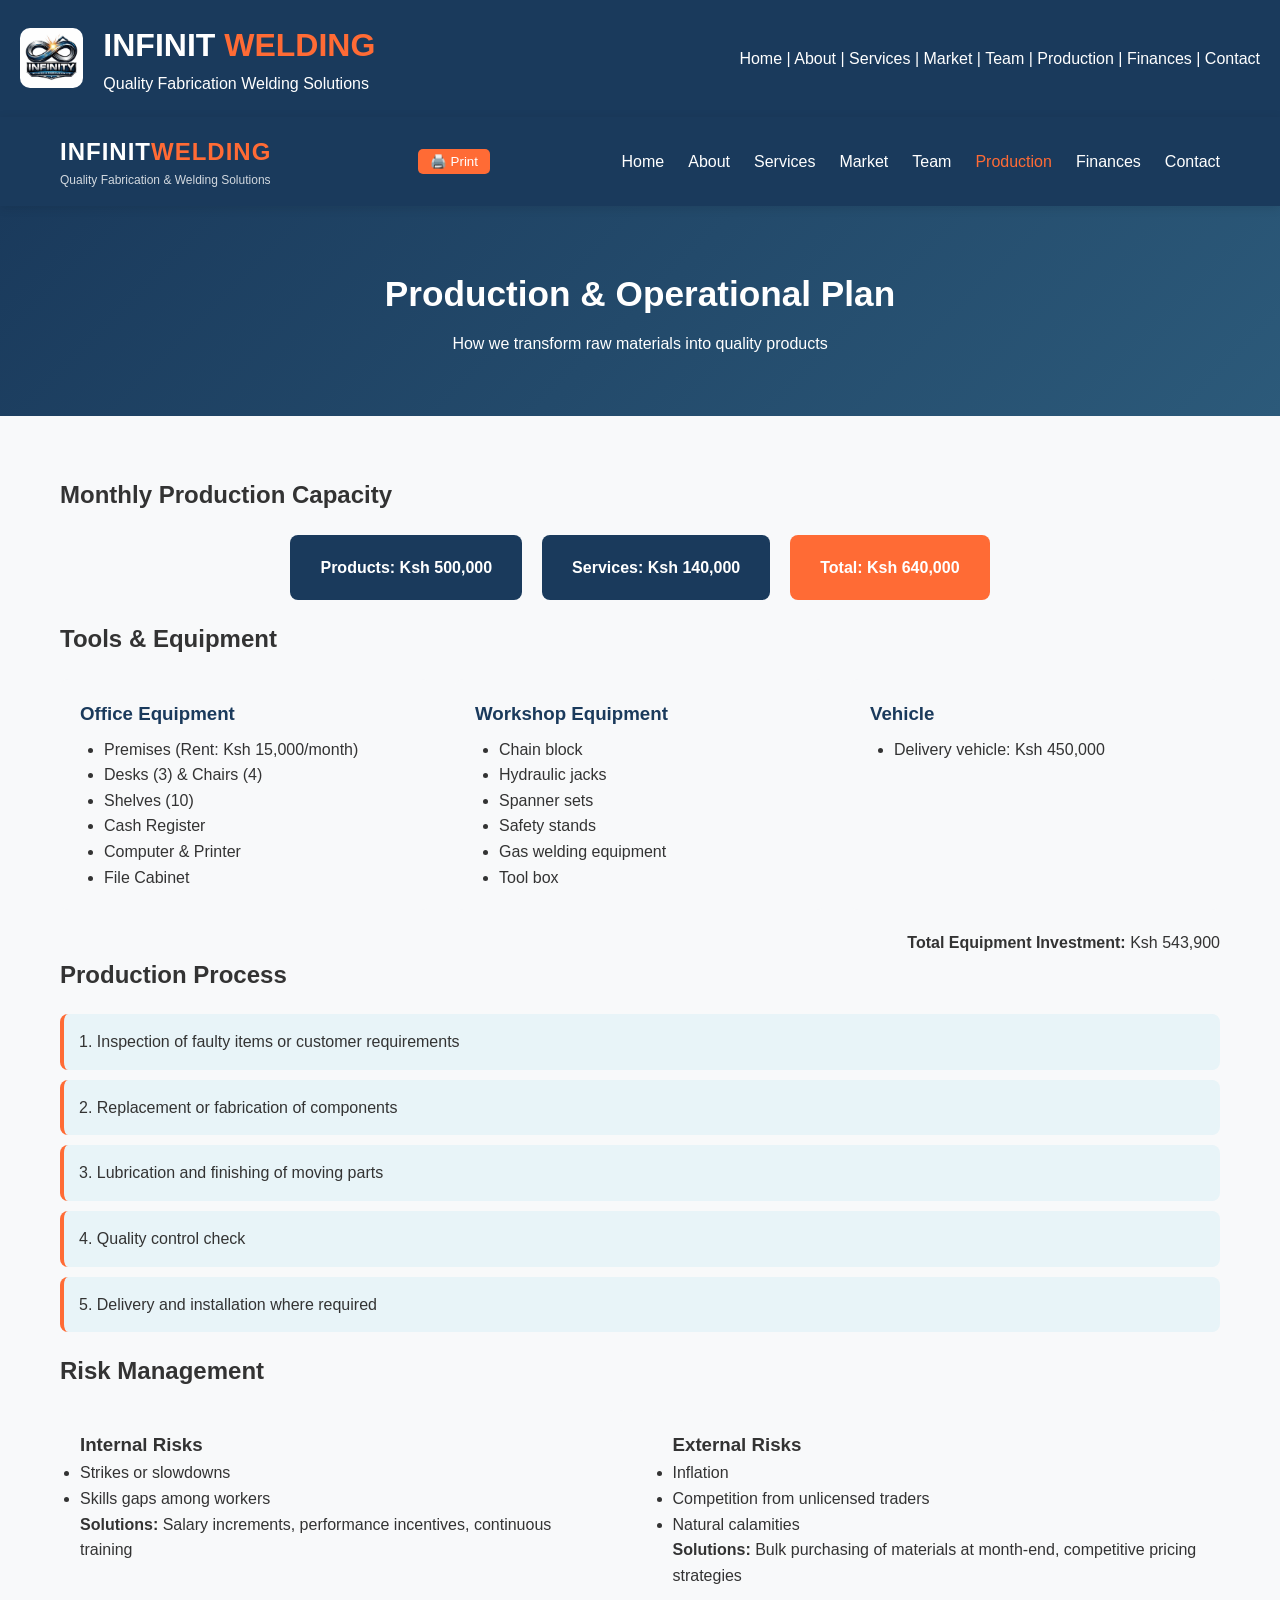
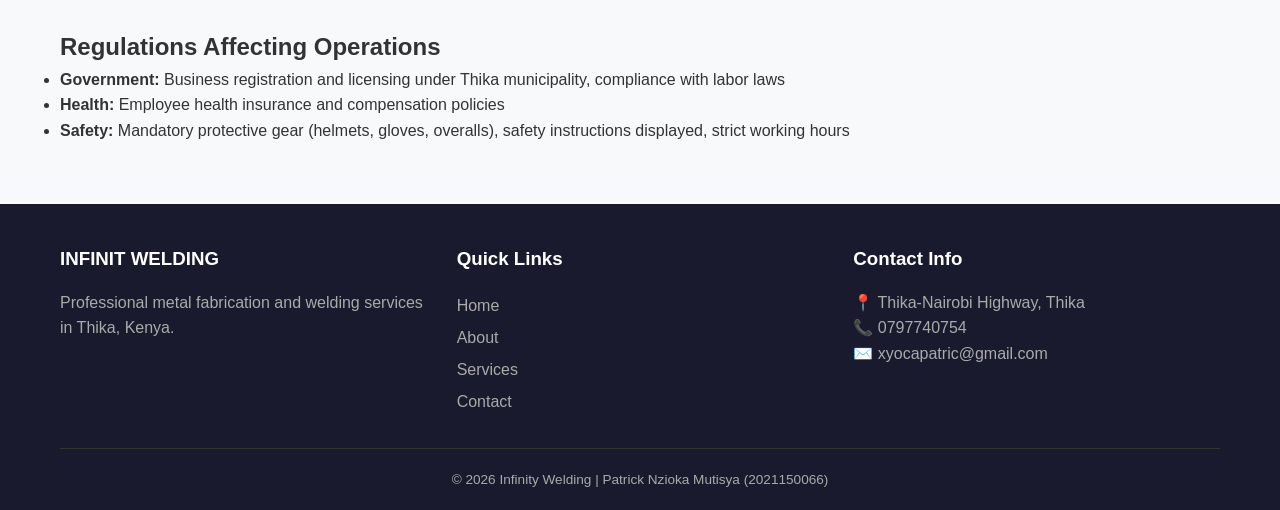
<file: production.html>
<!DOCTYPE html>
<html lang="en">
<head>
    <meta charset="UTF-8">
    <meta name="viewport" content="width=device-width, initial-scale=1.0">
    <title>Production Plan - Infinit Welding</title>
    <link rel="stylesheet" href="style.css">
</head>
<body>
<div style="background:#1a3a5c; color:white; padding:20px; display:flex; align-items:center; gap:20px; flex-wrap:wrap;">
    <img src="kk.jpg" alt="Logo" style="height:60px; border-radius:10px;">
    <div><h1 style="margin:0;">INFINIT <span style="color:#ff6b35;">WELDING</span></h1><p style="margin:0;">Quality Fabrication <body> Welding Solutions</p></div>
    <div style="margin-left:auto;"><a href="index.html" style="color:white; text-decoration:none;">Home</a> | <a href="about.html" style="color:white; text-decoration:none;">About</a> | <a href="services.html" style="color:white; text-decoration:none;">Services</a> | <a href="market.html" style="color:white; text-decoration:none;">Market</a> | <a href="team.html" style="color:white; text-decoration:none;">Team</a> | <a href="production.html" style="color:white; text-decoration:none;">Production</a> | <a href="financial.html" style="color:white; text-decoration:none;">Finances</a> | <a href="contact.html" style="color:white; text-decoration:none;">Contact</a></div>
</div>
    <header>
        <div class="container">
            <div class="logo">
                <h1>INFINIT<span>WELDING</span></h1>
                <p>Quality Fabrication & Welding Solutions</p>
            </div>
            <div class="mobile-menu-btn" onclick="toggleMenu()">☰</div>
            <nav id="main-nav">
                <ul>
                    <li><a href="index.html">Home</a></li>
                    <li><a href="about.html">About</a></li>
                    <li><a href="services.html">Services</a></li>
                    <li><a href="market.html">Market</a></li>
                    <li><a href="team.html">Team</a></li>
                    <li><a href="production.html">Production</a></li>
                    <li><a href="financial.html">Finances</a></li>
                    <li><a href="contact.html">Contact</a></li>
                </ul>
            </nav>
        </div>
    </header>

    <section class="page-header">
        <div class="container">
            <h1>Production & Operational Plan</h1>
            <p>How we transform raw materials into quality products</p>
        </div>
    </section>

    <section class="production-content">
        <div class="container">
            <div class="production-stats">
                <h2>Monthly Production Capacity</h2>
                <div class="stats-cards">
                    <div class="stat-card">Products: Ksh 500,000</div>
                    <div class="stat-card">Services: Ksh 140,000</div>
                    <div class="stat-card total">Total: Ksh 640,000</div>
                </div>
            </div>

            <div class="equipment">
                <h2>Tools & Equipment</h2>
                <div class="equipment-grid">
                    <div class="equipment-category">
                        <h3>Office Equipment</h3>
                        <ul>
                            <li>Premises (Rent: Ksh 15,000/month)</li>
                            <li>Desks (3) & Chairs (4)</li>
                            <li>Shelves (10)</li>
                            <li>Cash Register</li>
                            <li>Computer & Printer</li>
                            <li>File Cabinet</li>
                        </ul>
                    </div>
                    <div class="equipment-category">
                        <h3>Workshop Equipment</h3>
                        <ul>
                            <li>Chain block</li>
                            <li>Hydraulic jacks</li>
                            <li>Spanner sets</li>
                            <li>Safety stands</li>
                            <li>Gas welding equipment</li>
                            <li>Tool box</li>
                        </ul>
                    </div>
                    <div class="equipment-category">
                        <h3>Vehicle</h3>
                        <ul>
                            <li>Delivery vehicle: Ksh 450,000</li>
                        </ul>
                    </div>
                </div>
                <p class="total-investment"><strong>Total Equipment Investment:</strong> Ksh 543,900</p>
            </div>

            <div class="process">
                <h2>Production Process</h2>
                <div class="process-steps">
                    <div class="step">1. Inspection of faulty items or customer requirements</div>
                    <div class="step">2. Replacement or fabrication of components</div>
                    <div class="step">3. Lubrication and finishing of moving parts</div>
                    <div class="step">4. Quality control check</div>
                    <div class="step">5. Delivery and installation where required</div>
                </div>
            </div>

            <div class="risk-management">
                <h2>Risk Management</h2>
                <div class="risk-grid">
                    <div class="risk">
                        <h3>Internal Risks</h3>
                        <ul>
                            <li>Strikes or slowdowns</li>
                            <li>Skills gaps among workers</li>
                        </ul>
                        <p><strong>Solutions:</strong> Salary increments, performance incentives, continuous training</p>
                    </div>
                    <div class="risk">
                        <h3>External Risks</h3>
                        <ul>
                            <li>Inflation</li>
                            <li>Competition from unlicensed traders</li>
                            <li>Natural calamities</li>
                        </ul>
                        <p><strong>Solutions:</strong> Bulk purchasing of materials at month-end, competitive pricing strategies</p>
                    </div>
                </div>
            </div>

            <div class="regulations">
                <h2>Regulations Affecting Operations</h2>
                <ul>
                    <li><strong>Government:</strong> Business registration and licensing under Thika municipality, compliance with labor laws</li>
                    <li><strong>Health:</strong> Employee health insurance and compensation policies</li>
                    <li><strong>Safety:</strong> Mandatory protective gear (helmets, gloves, overalls), safety instructions displayed, strict working hours</li>
                </ul>
            </div>
        </div>
    </section>

    <footer>
        <div class="container">
            <div class="footer-grid">
                <div class="footer-about">
                    <h3>INFINIT WELDING</h3>
                    <p>Professional metal fabrication and welding services in Thika, Kenya.</p>
                </div>
                <div class="footer-links">
                    <h3>Quick Links</h3>
                    <ul>
                        <li><a href="index.html">Home</a></li>
                        <li><a href="about.html">About</a></li>
                        <li><a href="services.html">Services</a></li>
                        <li><a href="contact.html">Contact</a></li>
                    </ul>
                </div>
                <div class="footer-contact">
                    <h3>Contact Info</h3>
                    <p>📍 Thika-Nairobi Highway, Thika</p>
                    <p>📞 0797740754</p>
                    <p>✉️ xyocapatric@gmail.com</p>
                </div>
            </div>
            <div class="footer-bottom">
                <p>&copy; 2026 Infinity Welding | Patrick Nzioka Mutisya (2021150066)</p>
            </div>
        </div>
    </footer>

    <script src="script.js"></script>
</body>
</html>
</file>
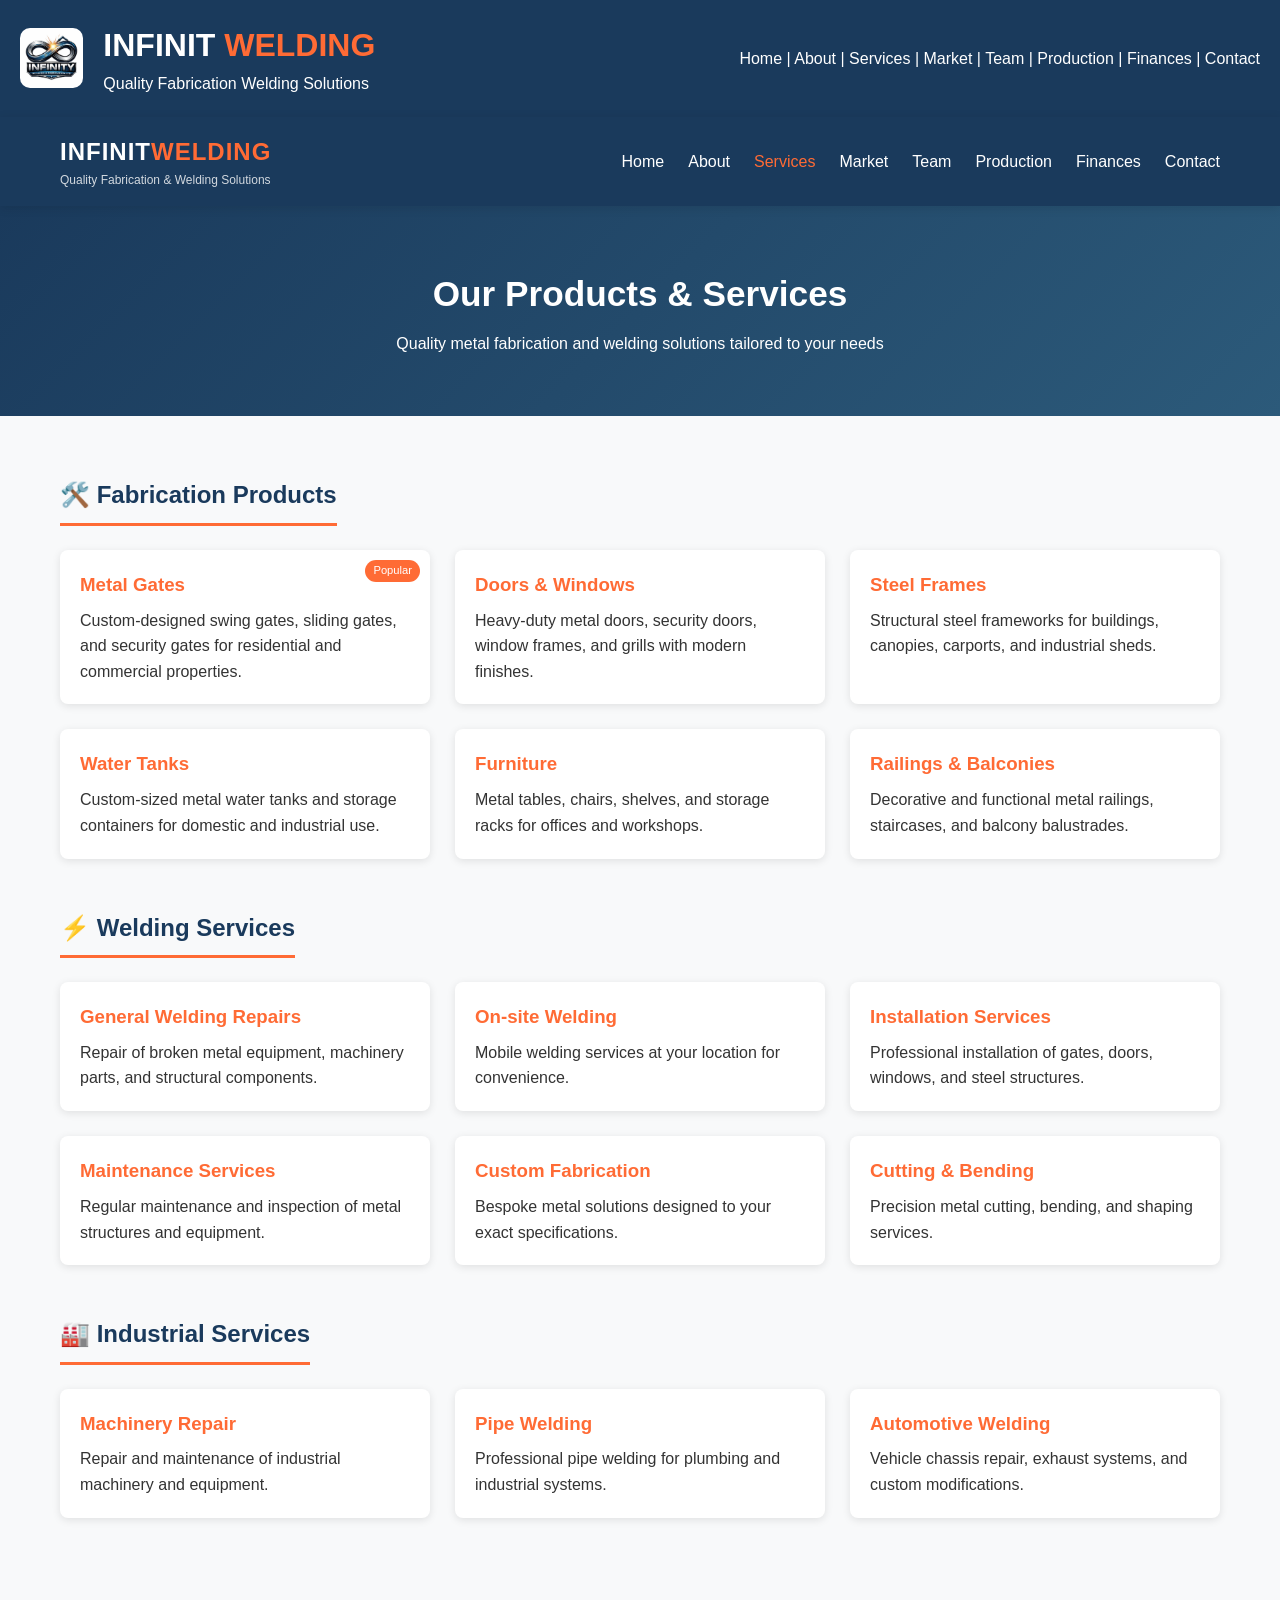
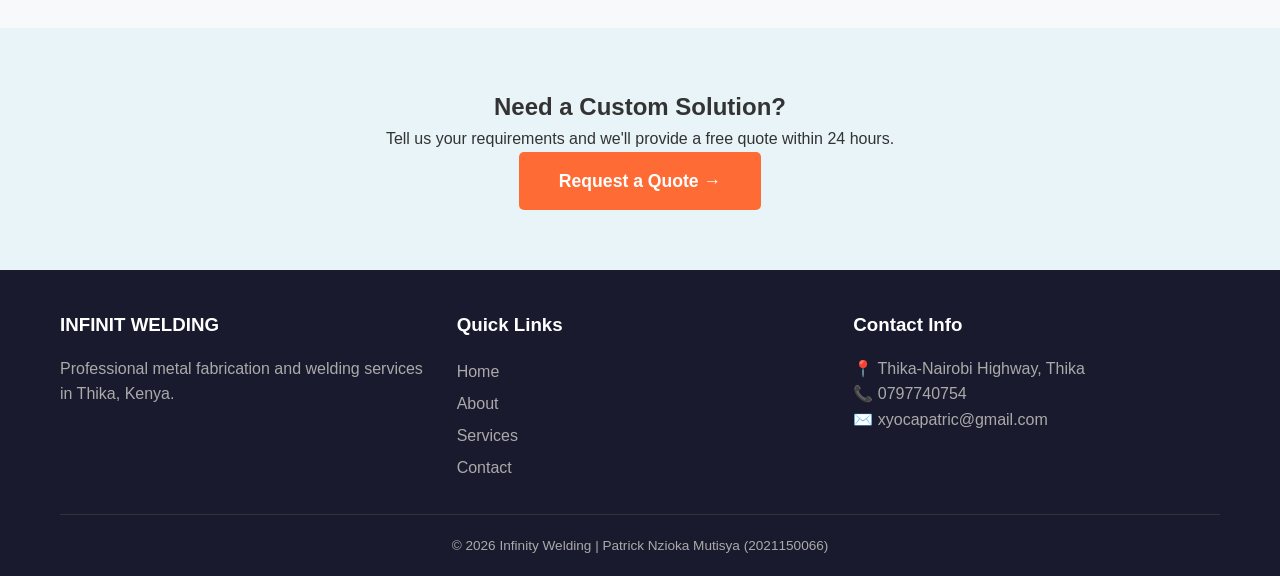
<file: services.html>
<!DOCTYPE html>
<html lang="en">
<head>
    <meta charset="UTF-8">
    <meta name="viewport" content="width=device-width, initial-scale=1.0">
    <title>Services - Infinit Welding</title>
    <link rel="stylesheet" href="style.css">
</head>
<body>
<div style="background:#1a3a5c; color:white; padding:20px; display:flex; align-items:center; gap:20px; flex-wrap:wrap;">
    <img src="kk.jpg" alt="Logo" style="height:60px; border-radius:10px;">
    <div><h1 style="margin:0;">INFINIT <span style="color:#ff6b35;">WELDING</span></h1><p style="margin:0;">Quality Fabrication <body> Welding Solutions</p></div>
    <div style="margin-left:auto;"><a href="index.html" style="color:white; text-decoration:none;">Home</a> | <a href="about.html" style="color:white; text-decoration:none;">About</a> | <a href="services.html" style="color:white; text-decoration:none;">Services</a> | <a href="market.html" style="color:white; text-decoration:none;">Market</a> | <a href="team.html" style="color:white; text-decoration:none;">Team</a> | <a href="production.html" style="color:white; text-decoration:none;">Production</a> | <a href="financial.html" style="color:white; text-decoration:none;">Finances</a> | <a href="contact.html" style="color:white; text-decoration:none;">Contact</a></div>
</div>
    <header>
        <div class="container">
            <div class="logo">
                <h1>INFINIT<span>WELDING</span></h1>
                <p>Quality Fabrication & Welding Solutions</p>
            </div>
            <div class="mobile-menu-btn" onclick="toggleMenu()">☰</div>
            <nav id="main-nav">
                <ul>
                    <li><a href="index.html">Home</a></li>
                    <li><a href="about.html">About</a></li>
                    <li><a href="services.html">Services</a></li>
                    <li><a href="market.html">Market</a></li>
                    <li><a href="team.html">Team</a></li>
                    <li><a href="production.html">Production</a></li>
                    <li><a href="financial.html">Finances</a></li>
                    <li><a href="contact.html">Contact</a></li>
                </ul>
            </nav>
        </div>
    </header>

    <section class="page-header">
        <div class="container">
            <h1>Our Products & Services</h1>
            <p>Quality metal fabrication and welding solutions tailored to your needs</p>
        </div>
    </section>

    <section class="services-full">
        <div class="container">
            <div class="service-category">
                <h2>🛠️ Fabrication Products</h2>
                <div class="service-grid">
                    <div class="service-item">
                        <h3>Metal Gates</h3>
                        <p>Custom-designed swing gates, sliding gates, and security gates for residential and commercial properties.</p>
                        <span class="badge">Popular</span>
                    </div>
                    <div class="service-item">
                        <h3>Doors & Windows</h3>
                        <p>Heavy-duty metal doors, security doors, window frames, and grills with modern finishes.</p>
                    </div>
                    <div class="service-item">
                        <h3>Steel Frames</h3>
                        <p>Structural steel frameworks for buildings, canopies, carports, and industrial sheds.</p>
                    </div>
                    <div class="service-item">
                        <h3>Water Tanks</h3>
                        <p>Custom-sized metal water tanks and storage containers for domestic and industrial use.</p>
                    </div>
                    <div class="service-item">
                        <h3>Furniture</h3>
                        <p>Metal tables, chairs, shelves, and storage racks for offices and workshops.</p>
                    </div>
                    <div class="service-item">
                        <h3>Railings & Balconies</h3>
                        <p>Decorative and functional metal railings, staircases, and balcony balustrades.</p>
                    </div>
                </div>
            </div>

            <div class="service-category">
                <h2>⚡ Welding Services</h2>
                <div class="service-grid">
                    <div class="service-item">
                        <h3>General Welding Repairs</h3>
                        <p>Repair of broken metal equipment, machinery parts, and structural components.</p>
                    </div>
                    <div class="service-item">
                        <h3>On-site Welding</h3>
                        <p>Mobile welding services at your location for convenience.</p>
                    </div>
                    <div class="service-item">
                        <h3>Installation Services</h3>
                        <p>Professional installation of gates, doors, windows, and steel structures.</p>
                    </div>
                    <div class="service-item">
                        <h3>Maintenance Services</h3>
                        <p>Regular maintenance and inspection of metal structures and equipment.</p>
                    </div>
                    <div class="service-item">
                        <h3>Custom Fabrication</h3>
                        <p>Bespoke metal solutions designed to your exact specifications.</p>
                    </div>
                    <div class="service-item">
                        <h3>Cutting & Bending</h3>
                        <p>Precision metal cutting, bending, and shaping services.</p>
                    </div>
                </div>
            </div>

            <div class="service-category">
                <h2>🏭 Industrial Services</h2>
                <div class="service-grid">
                    <div class="service-item">
                        <h3>Machinery Repair</h3>
                        <p>Repair and maintenance of industrial machinery and equipment.</p>
                    </div>
                    <div class="service-item">
                        <h3>Pipe Welding</h3>
                        <p>Professional pipe welding for plumbing and industrial systems.</p>
                    </div>
                    <div class="service-item">
                        <h3>Automotive Welding</h3>
                        <p>Vehicle chassis repair, exhaust systems, and custom modifications.</p>
                    </div>
                </div>
            </div>
        </div>
    </section>

    <section class="quote-section">
        <div class="container">
            <h2>Need a Custom Solution?</h2>
            <p>Tell us your requirements and we'll provide a free quote within 24 hours.</p>
            <a href="contact.html" class="btn btn-large">Request a Quote →</a>
        </div>
    </section>

    <footer>
        <div class="container">
            <div class="footer-grid">
                <div class="footer-about">
                    <h3>INFINIT WELDING</h3>
                    <p>Professional metal fabrication and welding services in Thika, Kenya.</p>
                </div>
                <div class="footer-links">
                    <h3>Quick Links</h3>
                    <ul>
                        <li><a href="index.html">Home</a></li>
                        <li><a href="about.html">About</a></li>
                        <li><a href="services.html">Services</a></li>
                        <li><a href="contact.html">Contact</a></li>
                    </ul>
                </div>
                <div class="footer-contact">
                    <h3>Contact Info</h3>
                    <p>📍 Thika-Nairobi Highway, Thika</p>
                    <p>📞 0797740754</p>
                    <p>✉️ xyocapatric@gmail.com</p>
                </div>
            </div>
            <div class="footer-bottom">
                <p>&copy; 2026 Infinity Welding | Patrick Nzioka Mutisya (2021150066)</p>
            </div>
        </div>
    </footer>

    <script src="script.js"></script>
</body>
</html>
</file>
<file: style.css>
/* style.css - Main Stylesheet for Infinity Welding Website */

* {
    margin: 0;
    padding: 0;
    box-sizing: border-box;
}

body {
    font-family: 'Segoe UI', Tahoma, Geneva, Verdana, sans-serif;
    line-height: 1.6;
    color: #333;
    background: #f8f9fa;
}

.container {
    max-width: 1200px;
    margin: 0 auto;
    padding: 0 20px;
}

/* Header */
header {
    background: #1a3a5c;
    color: white;
    padding: 1rem 0;
    position: sticky;
    top: 0;
    z-index: 100;
    box-shadow: 0 2px 10px rgba(0,0,0,0.1);
}

header .container {
    display: flex;
    justify-content: space-between;
    align-items: center;
    flex-wrap: wrap;
}

.logo h1 {
    font-size: 1.5rem;
    letter-spacing: 1px;
}

.logo h1 span {
    color: #ff6b35;
}

.logo p {
    font-size: 0.75rem;
    opacity: 0.8;
}

nav ul {
    display: flex;
    list-style: none;
    gap: 1.5rem;
    flex-wrap: wrap;
}

nav a {
    color: white;
    text-decoration: none;
    font-weight: 500;
    transition: color 0.3s;
}

nav a:hover {
    color: #ff6b35;
}

.mobile-menu-btn {
    display: none;
    font-size: 1.8rem;
    cursor: pointer;
}

/* Hero Section */
.hero {
    background: linear-gradient(135deg, #1a3a5c 0%, #2c5a7a 100%);
    color: white;
    text-align: center;
    padding: 80px 20px;
}

.hero h2 {
    font-size: 2.5rem;
    margin-bottom: 1rem;
}

.hero h2 span {
    color: #ff6b35;
}

.hero p {
    font-size: 1.2rem;
    max-width: 700px;
    margin: 0 auto 2rem;
    opacity: 0.9;
}

/* Buttons */
.btn {
    display: inline-block;
    background: #ff6b35;
    color: white;
    padding: 12px 30px;
    text-decoration: none;
    border-radius: 5px;
    font-weight: bold;
    transition: background 0.3s;
    border: none;
    cursor: pointer;
}

.btn:hover {
    background: #e55a2b;
}

.btn-large {
    padding: 15px 40px;
    font-size: 1.1rem;
}

.text-center {
    text-align: center;
    margin-top: 2rem;
}

/* Features Section */
.features {
    padding: 60px 0;
    background: white;
}

.features .container {
    display: grid;
    grid-template-columns: repeat(auto-fit, minmax(250px, 1fr));
    gap: 30px;
}

.feature-box {
    text-align: center;
    padding: 30px;
    background: #f8f9fa;
    border-radius: 10px;
    transition: transform 0.3s;
}

.feature-box:hover {
    transform: translateY(-5px);
}

.feature-icon {
    font-size: 2.5rem;
    margin-bottom: 1rem;
}

.feature-box h3 {
    color: #1a3a5c;
    margin-bottom: 0.5rem;
}

/* Executive Summary */
.executive-summary {
    padding: 60px 0;
    background: #e8f4f8;
}

.executive-summary h2 {
    text-align: center;
    color: #1a3a5c;
    margin-bottom: 2rem;
}

.summary-card {
    background: white;
    border-radius: 10px;
    padding: 30px;
    box-shadow: 0 5px 15px rgba(0,0,0,0.1);
}

.summary-info {
    background: #1a3a5c;
    color: white;
    padding: 15px;
    border-radius: 5px;
    margin-bottom: 20px;
}

.summary-content p {
    margin-bottom: 1rem;
}

/* Stats Section */
.quick-stats {
    padding: 60px 0;
    background: white;
}

.quick-stats h2 {
    text-align: center;
    color: #1a3a5c;
    margin-bottom: 2rem;
}

.stats-grid {
    display: grid;
    grid-template-columns: repeat(auto-fit, minmax(150px, 1fr));
    gap: 30px;
    text-align: center;
}

.stat {
    padding: 20px;
}

.stat-number {
    font-size: 2.5rem;
    font-weight: bold;
    color: #ff6b35;
}

.stat-label {
    color: #666;
}

/* Products Preview */
.products-preview {
    padding: 60px 0;
    background: #f8f9fa;
}

.products-preview h2 {
    text-align: center;
    color: #1a3a5c;
    margin-bottom: 2rem;
}

.products-grid {
    display: grid;
    grid-template-columns: repeat(auto-fit, minmax(300px, 1fr));
    gap: 25px;
}

.product-card {
    background: white;
    padding: 25px;
    border-radius: 10px;
    box-shadow: 0 3px 10px rgba(0,0,0,0.1);
    transition: transform 0.3s;
}

.product-card:hover {
    transform: translateY(-3px);
}

.product-card h3 {
    color: #ff6b35;
    margin-bottom: 0.5rem;
}

/* CTA Section */
.cta {
    background: linear-gradient(135deg, #1a3a5c 0%, #2c5a7a 100%);
    color: white;
    text-align: center;
    padding: 60px 20px;
}

.cta h2 {
    margin-bottom: 1rem;
}

.cta p {
    margin-bottom: 2rem;
    font-size: 1.1rem;
}

/* Page Header */
.page-header {
    background: linear-gradient(135deg, #1a3a5c 0%, #2c5a7a 100%);
    color: white;
    text-align: center;
    padding: 60px 20px;
}

.page-header h1 {
    font-size: 2.2rem;
    margin-bottom: 0.5rem;
}

/* ===== ABOUT PAGE ===== */
.about-content {
    padding: 60px 0;
}

.about-grid {
    display: grid;
    grid-template-columns: 2fr 1fr;
    gap: 40px;
}

.about-text h2 {
    color: #1a3a5c;
    margin: 1.5rem 0 1rem;
}

.about-text h2:first-child {
    margin-top: 0;
}

.about-text ul, .about-text p {
    margin-bottom: 1rem;
}

.about-text li {
    margin-left: 1.5rem;
    margin-bottom: 0.5rem;
}

.info-card {
    background: #f8f9fa;
    padding: 20px;
    border-radius: 10px;
    margin-bottom: 20px;
    border-left: 4px solid #ff6b35;
}

.info-card h3 {
    color: #1a3a5c;
    margin-bottom: 0.5rem;
}

/* ===== SERVICES PAGE ===== */
.services-full {
    padding: 60px 0;
}

.service-category {
    margin-bottom: 50px;
}

.service-category h2 {
    color: #1a3a5c;
    margin-bottom: 1.5rem;
    padding-bottom: 0.5rem;
    border-bottom: 3px solid #ff6b35;
    display: inline-block;
}

.service-grid {
    display: grid;
    grid-template-columns: repeat(auto-fit, minmax(280px, 1fr));
    gap: 25px;
}

.service-item {
    background: white;
    padding: 20px;
    border-radius: 8px;
    box-shadow: 0 2px 8px rgba(0,0,0,0.1);
    position: relative;
}

.service-item h3 {
    color: #ff6b35;
    margin-bottom: 0.5rem;
}

.badge {
    position: absolute;
    top: 10px;
    right: 10px;
    background: #ff6b35;
    color: white;
    padding: 2px 8px;
    border-radius: 20px;
    font-size: 0.7rem;
}

.quote-section {
    background: #e8f4f8;
    text-align: center;
    padding: 60px 20px;
}

/* ===== MARKET PAGE ===== */
.market-content {
    padding: 60px 0;
}

.segments-grid {
    display: grid;
    grid-template-columns: repeat(auto-fit, minmax(280px, 1fr));
    gap: 25px;
    margin-bottom: 40px;
}

.segment {
    background: white;
    padding: 20px;
    border-radius: 8px;
    box-shadow: 0 2px 8px rgba(0,0,0,0.1);
}

.market-share, .competitors, .strategy, .pricing, .promotion {
    margin-bottom: 40px;
}

.share-bar {
    background: #ddd;
    border-radius: 10px;
    overflow: hidden;
    margin: 15px 0;
    display: flex;
}

.share-existing {
    background: #1a3a5c;
    color: white;
    padding: 10px;
    text-align: center;
}

.share-target {
    background: #ff6b35;
    color: white;
    padding: 10px;
    text-align: center;
}

.competitor-table {
    width: 100%;
    border-collapse: collapse;
    margin: 15px 0;
}

.competitor-table th, .competitor-table td {
    border: 1px solid #ddd;
    padding: 10px;
    text-align: left;
}

.competitor-table th {
    background: #1a3a5c;
    color: white;
}

.promo-grid {
    display: grid;
    grid-template-columns: repeat(auto-fit, minmax(250px, 1fr));
    gap: 15px;
    margin-top: 15px;
}

.promo-item {
    background: #f8f9fa;
    padding: 15px;
    border-radius: 8px;
    text-align: center;
}

/* ===== TEAM PAGE ===== */
.team-content {
    padding: 60px 0;
}

.org-chart {
    text-align: center;
    margin-bottom: 50px;
}

.chart-container {
    background: #f8f9fa;
    padding: 30px;
    border-radius: 10px;
}

.ceo {
    background: #1a3a5c;
    color: white;
    padding: 15px;
    border-radius: 8px;
    display: inline-block;
    margin-bottom: 30px;
    font-weight: bold;
}

.chart-row {
    display: flex;
    justify-content: center;
    gap: 20px;
    flex-wrap: wrap;
}

.chart-item {
    background: #ff6b35;
    color: white;
    padding: 10px 20px;
    border-radius: 8px;
    min-width: 100px;
}

.duties-table, .salary-table, .financial-table {
    width: 100%;
    border-collapse: collapse;
    margin: 20px 0;
}

.duties-table th, .duties-table td,
.salary-table th, .salary-table td,
.financial-table th, .financial-table td {
    border: 1px solid #ddd;
    padding: 10px;
    text-align: left;
}

.duties-table th, .salary-table th, .financial-table th {
    background: #1a3a5c;
    color: white;
}

.total-row {
    background: #e8f4f8;
    font-weight: bold;
}

.incentives {
    background: #e8f4f8;
    padding: 15px;
    border-radius: 8px;
    margin-top: 15px;
}

/* ===== PRODUCTION PAGE ===== */
.production-content {
    padding: 60px 0;
}

.stats-cards {
    display: flex;
    justify-content: center;
    gap: 20px;
    flex-wrap: wrap;
    margin: 20px 0;
}

.stat-card {
    background: #1a3a5c;
    color: white;
    padding: 20px 30px;
    border-radius: 8px;
    font-weight: bold;
}

.stat-card.total {
    background: #ff6b35;
}

.equipment-grid {
    display: grid;
    grid-template-columns: repeat(auto-fit, minmax(280px, 1fr));
    gap: 25px;
    margin: 20px 0;
}

.equipment-category {
    background: #f8f9fa;
    padding: 20px;
    border-radius: 8px;
}

.equipment-category h3 {
    color: #1a3a5c;
    margin-bottom: 0.5rem;
}

.equipment-category ul {
    margin-left: 1.5rem;
}

.total-investment {
    margin-top: 20px;
    text-align: right;
}

.process-steps {
    margin: 20px 0;
}

.step {
    background: #e8f4f8;
    padding: 15px;
    margin: 10px 0;
    border-radius: 8px;
    border-left: 4px solid #ff6b35;
}

.risk-grid {
    display: grid;
    grid-template-columns: repeat(auto-fit, minmax(280px, 1fr));
    gap: 25px;
    margin: 20px 0;
}

.risk {
    background: #f8f9fa;
    padding: 20px;
    border-radius: 8px;
}

/* ===== FINANCIAL PAGE ===== */
.financial-content {
    padding: 60px 0;
}

.metrics-grid {
    display: grid;
    grid-template-columns: repeat(auto-fit, minmax(200px, 1fr));
    gap: 20px;
    margin: 20px 0 40px;
}

.metric {
    background: #1a3a5c;
    color: white;
    padding: 15px;
    text-align: center;
    border-radius: 8px;
    font-weight: bold;
}

.financial-table {
    margin: 20px 0;
}

.total {
    background: #e8f4f8;
    font-weight: bold;
}

/* ===== CONTACT PAGE ===== */
.contact-content {
    padding: 60px 0;
}

.contact-grid {
    display: grid;
    grid-template-columns: 1fr 1fr;
    gap: 40px;
    margin-bottom: 40px;
}

.info-item {
    display: flex;
    gap: 15px;
    margin-bottom: 25px;
}

.info-item .icon {
    font-size: 1.8rem;
}

.info-item h3 {
    color: #1a3a5c;
    margin-bottom: 5px;
}

.contact-form form {
    display: flex;
    flex-direction: column;
    gap: 15px;
}

.contact-form input, .contact-form select, .contact-form textarea {
    padding: 12px;
    border: 1px solid #ddd;
    border-radius: 5px;
    font-family: inherit;
}

.map-container {
    margin-top: 40px;
}

.map-placeholder {
    background: #e8f4f8;
    padding: 30px;
    text-align: center;
    border-radius: 10px;
    font-family: monospace;
}

.simple-map {
    background: #1a3a5c;
    color: #ddd;
    padding: 20px;
    border-radius: 8px;
    margin-top: 15px;
    font-family: monospace;
    white-space: pre;
}

/* Footer */
footer {
    background: #1a1a2e;
    color: #aaa;
    padding: 40px 0 20px;
}

.footer-grid {
    display: grid;
    grid-template-columns: repeat(auto-fit, minmax(250px, 1fr));
    gap: 30px;
    margin-bottom: 30px;
}

.footer-about h3, .footer-links h3, .footer-contact h3 {
    color: white;
    margin-bottom: 1rem;
}

.footer-links ul {
    list-style: none;
}

.footer-links a {
    color: #aaa;
    text-decoration: none;
    line-height: 2;
}

.footer-links a:hover {
    color: #ff6b35;
}

.footer-bottom {
    text-align: center;
    padding-top: 20px;
    border-top: 1px solid #333;
    font-size: 0.85rem;
}

/* Responsive */
@media (max-width: 768px) {
    .mobile-menu-btn {
        display: block;
    }
    
    nav {
        display: none;
        width: 100%;
    }
    
    nav.show {
        display: block;
    }
    
    nav ul {
        flex-direction: column;
        gap: 0.5rem;
        margin-top: 1rem;
    }
    
    .hero h2 {
        font-size: 1.8rem;
    }
    
    .about-grid, .contact-grid {
        grid-template-columns: 1fr;
    }
    
    .stats-cards {
        flex-direction: column;
        align-items: center;
    }
    
    .chart-row {
        flex-direction: column;
        align-items: center;
    }
    
    .duties-table, .salary-table, .financial-table {
        font-size: 0.8rem;
    }
}
</file>
